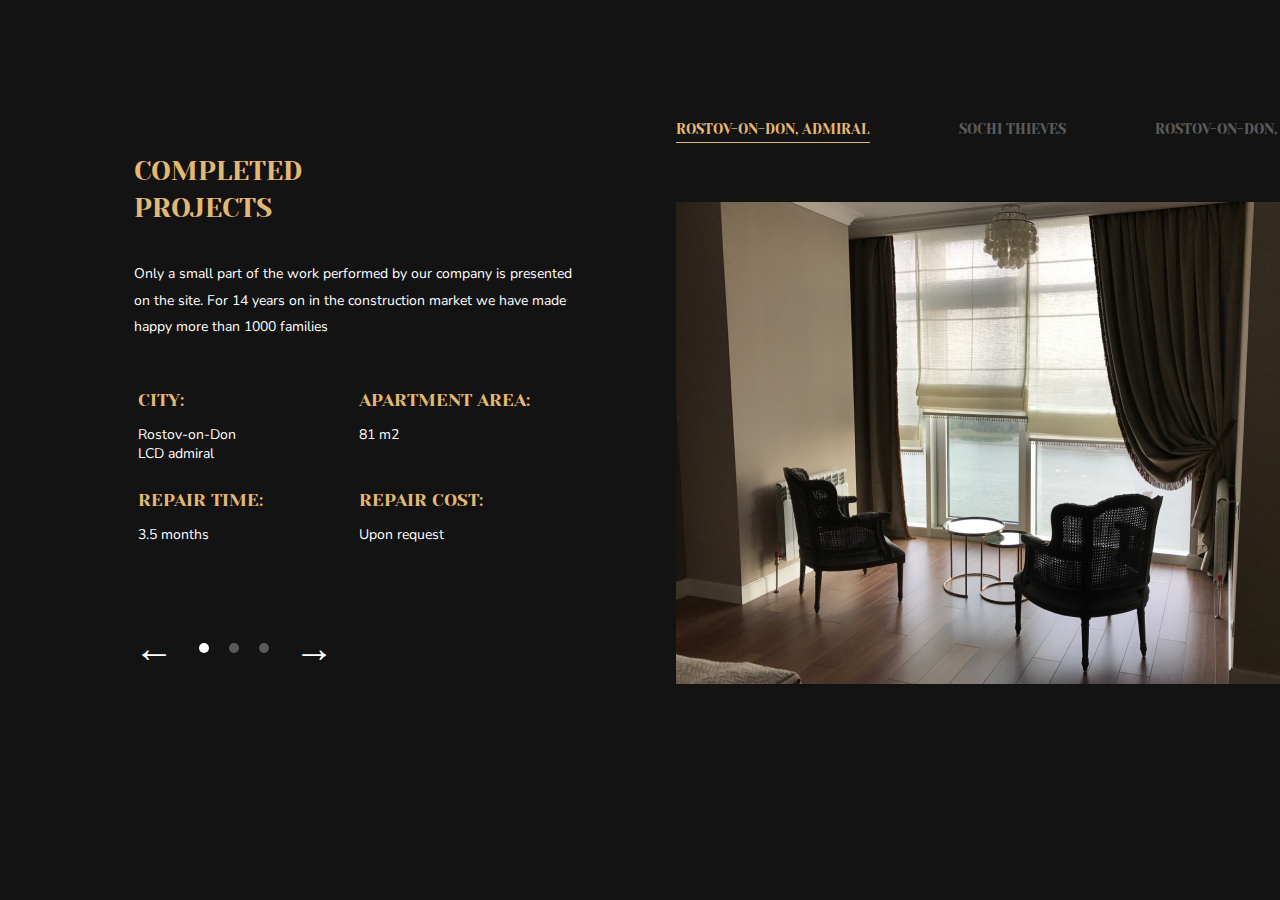
<file: Slider/index.html>
<!DOCTYPE html>
<html lang="en">
    <head>
        <meta charset="UTF-8">
        <title>Slider</title>
        <meta name="viewport" content="width=device-width, initial-scale=1.0" />
        <meta http-equiv="X-UA-Compatible" content="ie=edge" />
        <link rel="stylesheet" href="styles.css">
        <link rel="preconnect" href="https://fonts.googleapis.com">
        <link rel="preconnect" href="https://fonts.gstatic.com" crossorigin>
        <link href="https://fonts.googleapis.com/css2?family=Yeseva+One&display=swap" rel="stylesheet">
        <link rel="preconnect" href="https://fonts.googleapis.com">
        <link rel="preconnect" href="https://fonts.gstatic.com" crossorigin>
        <link href="https://fonts.googleapis.com/css2?family=Nunito+Sans:ital,opsz,wght@0,6..12,200..1000;1,6..12,200..1000&display=swap" rel="stylesheet">
    </head>
    <body>
        <main>
            <div class="container">
                <section class="slider">
                    <div class="info">
                        <div class="info__heading">
                            <h1 class="heading-text">Completed projects</h1>
                        </div>
                        <div class="info__text">
                            <p class="text">Only a small part of the work performed by our company is presented on the site. For 14 years on in the construction 
                                market we have made happy more than 1000 families</p>
                        </div>
                        <div class="info__topics">
                            <div class="topics-container">
                                <div class="topic city">
                                    <h2 class="topic__heading">City:</h2>
                                </div>
                                <div class="topic repair-time">
                                    <h2 class="topic__heading">Repair time:</h2>
                                    <div class="topic__text repair-time"></div>
                                </div>
                            </div>
                            <div class="topics-container">
                                <div class="topic apartment-area">
                                    <h2 class="topic__heading">Apartment area:</h2>
                                    <div class="topic__text apartment-area"></div>
                                </div>
                                <div class="topic repair-cost">
                                    <h2 class="topic__heading">Repair cost:</h2>
                                    <div class="topic__text repair-cost"></div>
                                </div>
                            </div>
                        </div>
                        <div class="navigator">
                            <div class="navigator__arrow left">&#8592;</div>
                            <div class="navigator__dots"></div>
                            <div class="navigator__arrow right">&#8594;</div>
                        </div>
                    </div>
                    <div class="images-block">
                        <div class="links"></div>
                        <div class="images"></div>
                    </div>
                </section>
                
            </div>
        </main>


        <script src="script.js"></script>
    </body>
</html>
</file>
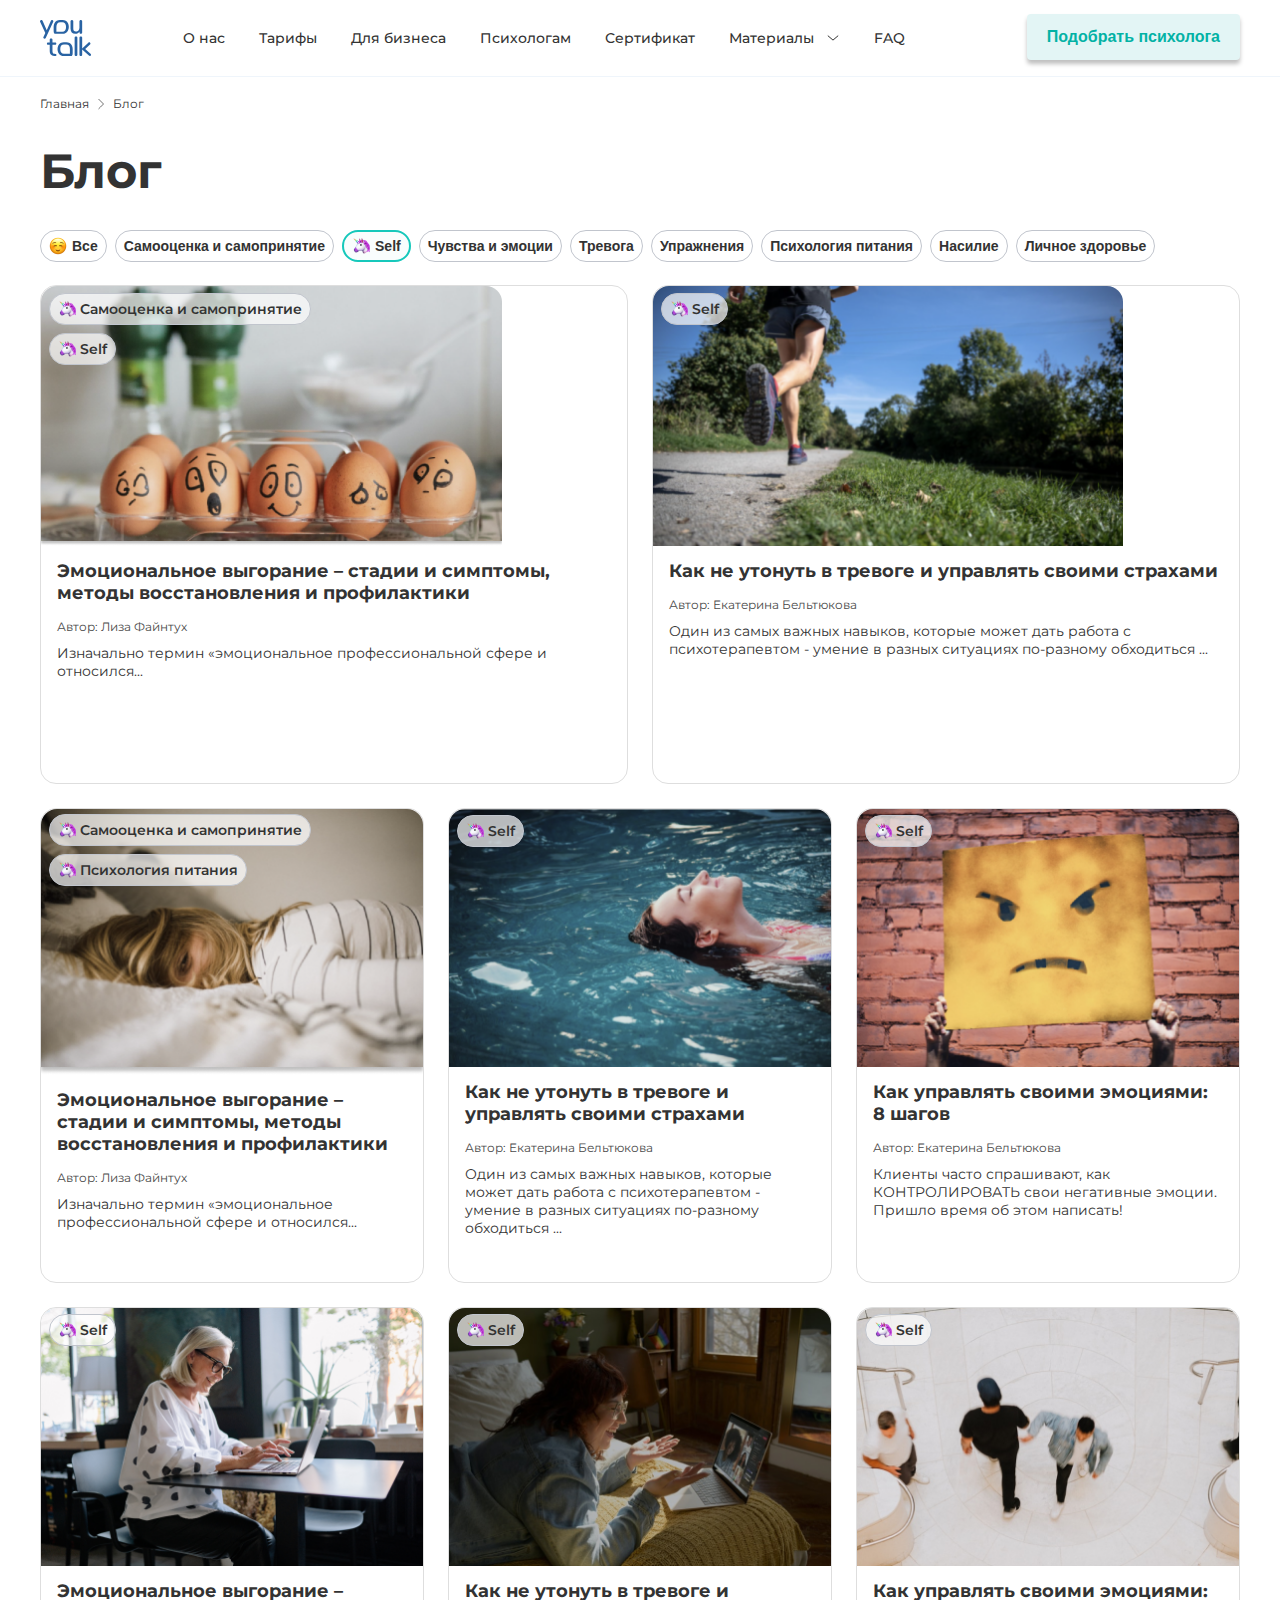
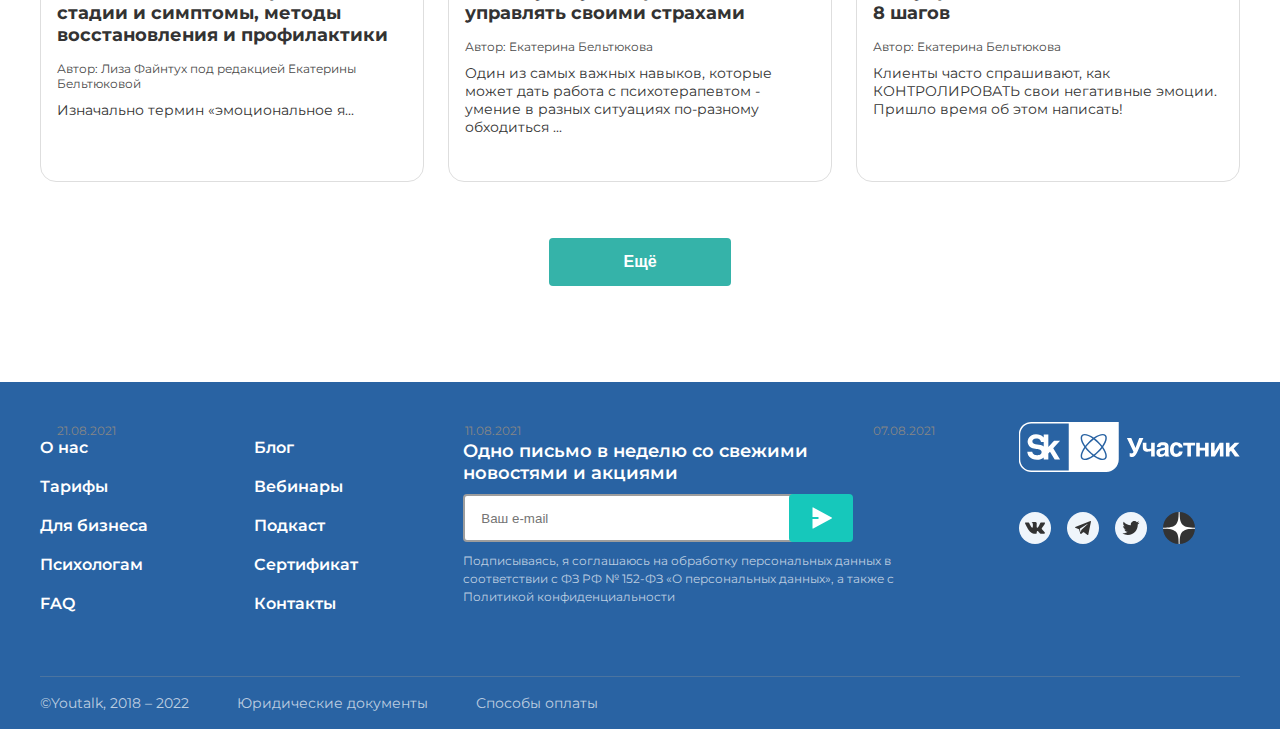
<file: Youtalk/index.html>
<!DOCTYPE html>
<html lang="ru">
    <head>
        <meta charset="UTF-8">
        <meta name="viewport" content="width=device-width, initial-scale=1.0" />
        <meta http-equiv="X-UA-Compatible" content="ie=edge" />
        <link rel="stylesheet" href="style.css">
        <link rel="preconnect" href="https://fonts.googleapis.com">
        <link rel="preconnect" href="https://fonts.gstatic.com" crossorigin>
        <link href="https://fonts.googleapis.com/css2?family=Montserrat:wght@400;500;600;700&display=swap" rel="stylesheet">
        <link rel="stylesheet" href="https://fonts.googleapis.com/css2?family=Material+Symbols+Outlined:opsz,wght,FILL,GRAD@20..48,100..700,0..1,-50..200" />
    </head>
    <body>
        <header>
            <div class="container">
                <div class="header__content">
                    <div class="header__logo">
                        <a href="#"><img src="img/logo.svg" alt="Логотип сайта"></a>
                    </div>
                    <nav>
                        <a href="#" class="nav__link">О нас</a>
                        <a href="#" class="nav__link">Тарифы</a>
                        <a href="#" class="nav__link">Для бизнеса</a>
                        <a href="#" class="nav__link">Психологам</a>
                        <a href="#" class="nav__link">Сертификат</a>
                        <a href="#" class="nav__link">Материалы</a>
                        <a href="#" class="nav__link"><img src="img/arrow.svg" alt="Иконка, чтобы узнать больше" class="nav__arrow"></a>
                        <a href="#" class="nav__link">FAQ</a>
                    </nav>
                    <form action="#"><button class="header__button">Подобрать психолога</button></form>
                    <div class="header__burger">
                        <div class="burger__line"></div>
                        <div class="burger__line"></div>
                        <div class="burger__line"></div>
                    </div>
                </div>
            </div>
        </header>
        <main>
            <div class="container">
                <div class="main-nav">
                    <a  href="#" class="main-nav__link">Главная</a>
                    <img src="img/Vector 60.svg" alt="Иконка, отражающая местонахождение на сайте" class="main-nav__icon">
                    <a href="#" class="main-nav__link">Блог</a>
                </div>
                <section class="blog">
                    <h1 class="blog__header">Блог</h1>
                    <div class="blog__sections">
                        <button class="sections__button sections__button_display_unactive"><img src="img/emoji.svg" alt="Милый смайлик" class="button__icon">Все</button>
                        <button class="sections__button sections__button_display_unactive">Самооценка и самопринятие</button>
                        <button class="sections__button sections__button_display_active"><img src="img/unicorn.svg" alt="Иконка с единорогом" class="button__icon">Self</button>
                        <button class="sections__button sections__button_display_unactive">Чувства и эмоции</button>
                        <button class="sections__button sections__button_display_unactive">Тревога</button>
                        <button class="sections__button sections__button_display_unactive">Упражнения</button>
                        <button class="sections__button sections__button_display_unactive">Психология питания</button>
                        <button class="sections__button sections__button_display_unactive">Насилие</button>
                        <button class="sections__button sections__button_display_unactive">Личное здоровье</button>
                    </div>
                    <section class="articles">
                        <article class="articles__article articles__article_size_big">
                            <div class="article__photo-with-sections-names">
                                <img src="img/article1.png" alt="Фото лотка яиц с нарисованными лицами" class="article__photo article__photo_size_big">
                                <div class="article__section-name article__first-section-name"><img src="img/unicorn.svg" class="article__icon">Самооценка и самопринятие</div>
                                <div class="article__section-name article__second-section-name"><img src="img/unicorn.svg" class="article__icon">Self</div>
                            </div>
                            <div class="article__content">
                                <h2 class="article__header">Эмоциональное выгорание – стадии и симптомы, методы восстановления и профилактики</h2>
                                <p class="article__author">Автор: Лиза Файнтух</p>
                                <p class="article__description">Изначально термин «эмоциональное профессиональной сфере и относился...</p>
                                <p class="article__date article__date_size_big">21.08.2021</p>
                            </div>
                        </article>
                        <article class="articles__article articles__article_size_big">
                            <div class="article__photo-with-sections-names">
                                <img src="img/article2.png" alt="Бегущий на природе человек" class="article__photo article__photo_size_big">
                                <div class="article__section-name article__first-section-name"><img src="img/unicorn.svg" class="article__icon">Self</div>
                            </div>
                            <div class="article__content">
                                <h2 class="article__header">Как не утонуть в тревоге и управлять своими страхами</h2>
                                <p class="article__author">Автор: Екатерина Бельтюкова</p>
                                <p class="article__description">Один из самых важных навыков, которые может дать работа с психотерапевтом - умение в разных ситуациях по-разному обходиться ...</p>
                                <p class="article__date article__date_size_big">11.08.2021</p>
                            </div>
                        </article>
                        <article class="articles__article articles__article_size_small">
                            <div class="article__photo-with-sections-names">
                                <img src="img/article3.png" alt="Лежащая на кровати девушка" class=" article__photo article__photo_size_small">
                                <div class="article__section-name first-small-article__first-section-name_size_small"><img src="img/unicorn.svg" class="article__icon">Самооценка и самопринятие</div>
                                <div class="article__section-name first-small-article__second-section-name_size_small"><img src="img/unicorn.svg" class="article__icon">Психология питания</div>
                            </div>
                            <div class="article__content">
                                <h2 class="article__header">Эмоциональное выгорание – стадии и симптомы, методы восстановления и профилактики</h2>
                                <p class="article__author">Автор: Лиза Файнтух</p>
                                <p class="article__description">Изначально термин «эмоциональное профессиональной сфере и относился...</p>
                                <p class="article__date article__date_size_small">21.08.2021</p>
                            </div>
                        </article>
                        <article class="articles__article articles__article_size_small">
                            <div class="article__photo-with-sections-names">
                                <img src="img/article4.png" alt="Лежащая на воде девушка" class="article__photo article__photo_size_small">
                                <div class="article__section-name article__first-section-name_size_small"><img src="img/unicorn.svg" class="article__icon">Self</div>
                            </div>
                            <div class="article__content">
                                <h2 class="article__header">Как не утонуть в тревоге и управлять своими страхами</h2>
                                <p class="article__author">Автор: Екатерина Бельтюкова</p>
                                <p class="article__description">Один из самых важных навыков, которые может дать работа с психотерапевтом - умение в разных ситуациях по-разному обходиться ...</p>
                                <p class="article__date article__date_size_small">11.08.2021</p>
                            </div>
                        </article>
                        <article class="articles__article articles__article_size_small articles__article_display_none">
                            <div class="article__photo-with-sections-names">
                                <img src="img/article5.png" alt="Руки держат лист бумаги с нарисованным недовольным лицом" class="article__photo article__photo_size_small">
                                <div class="article__section-name article__first-section-name_size_small"><img src="img/unicorn.svg" class="article__icon">Self</div>
                            </div>
                            <div class="article__content">
                                <h2 class="article__header">Как управлять своими эмоциями: 8 шагов</h2>
                                <p class="article__author">Автор: Екатерина Бельтюкова</p>
                                <p class="article__description">Клиенты часто спрашивают, как КОНТРОЛИРОВАТЬ свои негативные эмоции. Пришло время об этом написать!</p>
                                <p class="article__date article__date_size_small">07.08.2021</p>
                            </div>
                        </article>
                        <article class="articles__article articles__article_size_small articles__article_display_none">
                            <div class="article__photo-with-sections-names">
                                <img src="img/article6.png" alt="Женщина сидит в кофейне с ноутбуком" class="article__photo article__photo_size_small">
                                <div class="article__section-name article__first-section-name_size_small"><img src="img/unicorn.svg" class="article__icon">Self</div>
                            </div>
                            <div class="article__content">
                                <h2 class="article__header">Эмоциональное выгорание – стадии и симптомы, методы восстановления и профилактики</h2>
                                <p class="article__author">Автор: Лиза Файнтух под редакцией  Екатерины Бельтюковой</p>
                                <p class="article__description">Изначально термин «эмоциональное я...</p>
                                <p class="article__date article__date_size_small">21.08.2021</p>
                            </div>
                        </article>
                        <article class="articles__article articles__article_size_small articles__article_display_none">
                            <div class="article__photo-with-sections-names">
                                <img src="img/article7.png" alt="Женщина лежит на кровати с ноутбуком" class="article__photo article__photo_size_small">
                                <div class="article__section-name article__first-section-name_size_small"><img src="img/unicorn.svg" class="article__icon">Self</div>
                            </div>
                            <div class="article__content">
                                <h2 class="article__header">Как не утонуть в тревоге и управлять своими страхами</h2>
                                <p class="article__author">Автор: Екатерина Бельтюкова</p>
                                <p class="article__description">Один из самых важных навыков, которые может дать работа с психотерапевтом - умение в разных ситуациях по-разному обходиться ...</p>
                                <p class="article__date article__date_size_small">11.08.2021</p>
                            </div>
                        </article>
                        <article class="articles__article articles__article_size_small articles__article_display_none">
                            <div class="article__photo-with-sections-names">
                                <img src="img/article8.png" alt="Мужчина собирается толкнуть проходящего мимо человека" class="article__photo article__photo_size_small">
                                <div class="article__section-name article__first-section-name_size_small"><img src="img/unicorn.svg" class="article__icon">Self</div>
                            </div>
                            <div class="article__content">
                                <h2 class="article__header">Как управлять своими эмоциями: 8 шагов</h2>
                                <p class="article__author">Автор: Екатерина Бельтюкова</p>
                                <p class="article__description">Клиенты часто спрашивают, как КОНТРОЛИРОВАТЬ свои негативные эмоции. Пришло время об этом написать!</p>
                                <p class="article__date article__date_size_small">07.08.2021</p>
                            </div>
                        </article>
                    </section>
                    <button class="blog__button">Ещё</button>
                </section>
            </div>
        </main>
        <footer class="footer">
            <div class="container">
                <div class="footer-content">
                    <ul class="footer-content__column-links">
                        <li><a href="#" class="column-links__link">О нас</a></li>
                        <li><a href="#" class="column-links__link">Тарифы</a></li>
                        <li><a href="#" class="column-links__link">Для бизнеса</a></li>
                        <li><a href="#" class="column-links__link">Психологам</a></li>
                        <li><a href="#" class="column-links__link">FAQ</a></li>
                    </ul>
                    <ul class="footer-content__column-links">
                        <li><a href="#" class="column-links__link">Блог</a></li>
                        <li><a href="#" class="column-links__link">Вебинары</a></li>
                        <li><a href="#" class="column-links__link">Подкаст</a></li>
                        <li><a href="#" class="column-links__link">Сертификат</a></li>
                        <li><a href="#" class="column-links__link">Контакты</a></li>
                    </ul>
                    <div class="footer-content__form">
                        
                        <form action="#" class="form">
                            <p class="form__header">Одно письмо в неделю со свежими <br>новостями и акциями</p>
                            <div class="form__inputs">
                                <input type="email" id="email" size="30" placeholder="Ваш e-mail" class="form__email">
                                <input type="submit" value="" class="form__button">
                            </div>
                            <p class="form__agreement">Подписываясь, я соглашаюсь на обработку персональных данных в соответствии с ФЗ РФ № 152-ФЗ «О персональных данных», а также с Политикой конфиденциальности</p>
                        </form>
                    </div>
                    <div class="footer-content__icons">
                        <div class="icons__sk">
                            <img src="img/sk.svg" alt="sk логотип">
                            <img src="img/participant.svg" alt="Участник">
                        </div>
                        <div class="icons__sm">
                            <a href="#"><img src="img/vk.svg" alt="Логотип ВКонтакте"></a>
                            <a href="#"><img src="img/tg.svg" alt="Логотип Телеграма"></a>
                            <a href="#"><img src="img/twitter.svg" alt="Логотип Твиттера"></a>
                            <a href="#"><img src="img/dzen.svg" alt="Логотип Дзена"></a>
                        </div>
                    </div>
                </div>
                <div class="footer-line"></div>
                <div class="footer-bottom">
                    <p class="footer-bottom__element">&copy;Youtalk, 2018 – 2022</p>
                    <a href="#" class="footer-bottom__element">Юридические документы</a>
                    <a href="#" class="footer-bottom__element">Способы оплаты</a>
                </div>
            </div>
        </footer>
    </body>
</html>
</file>
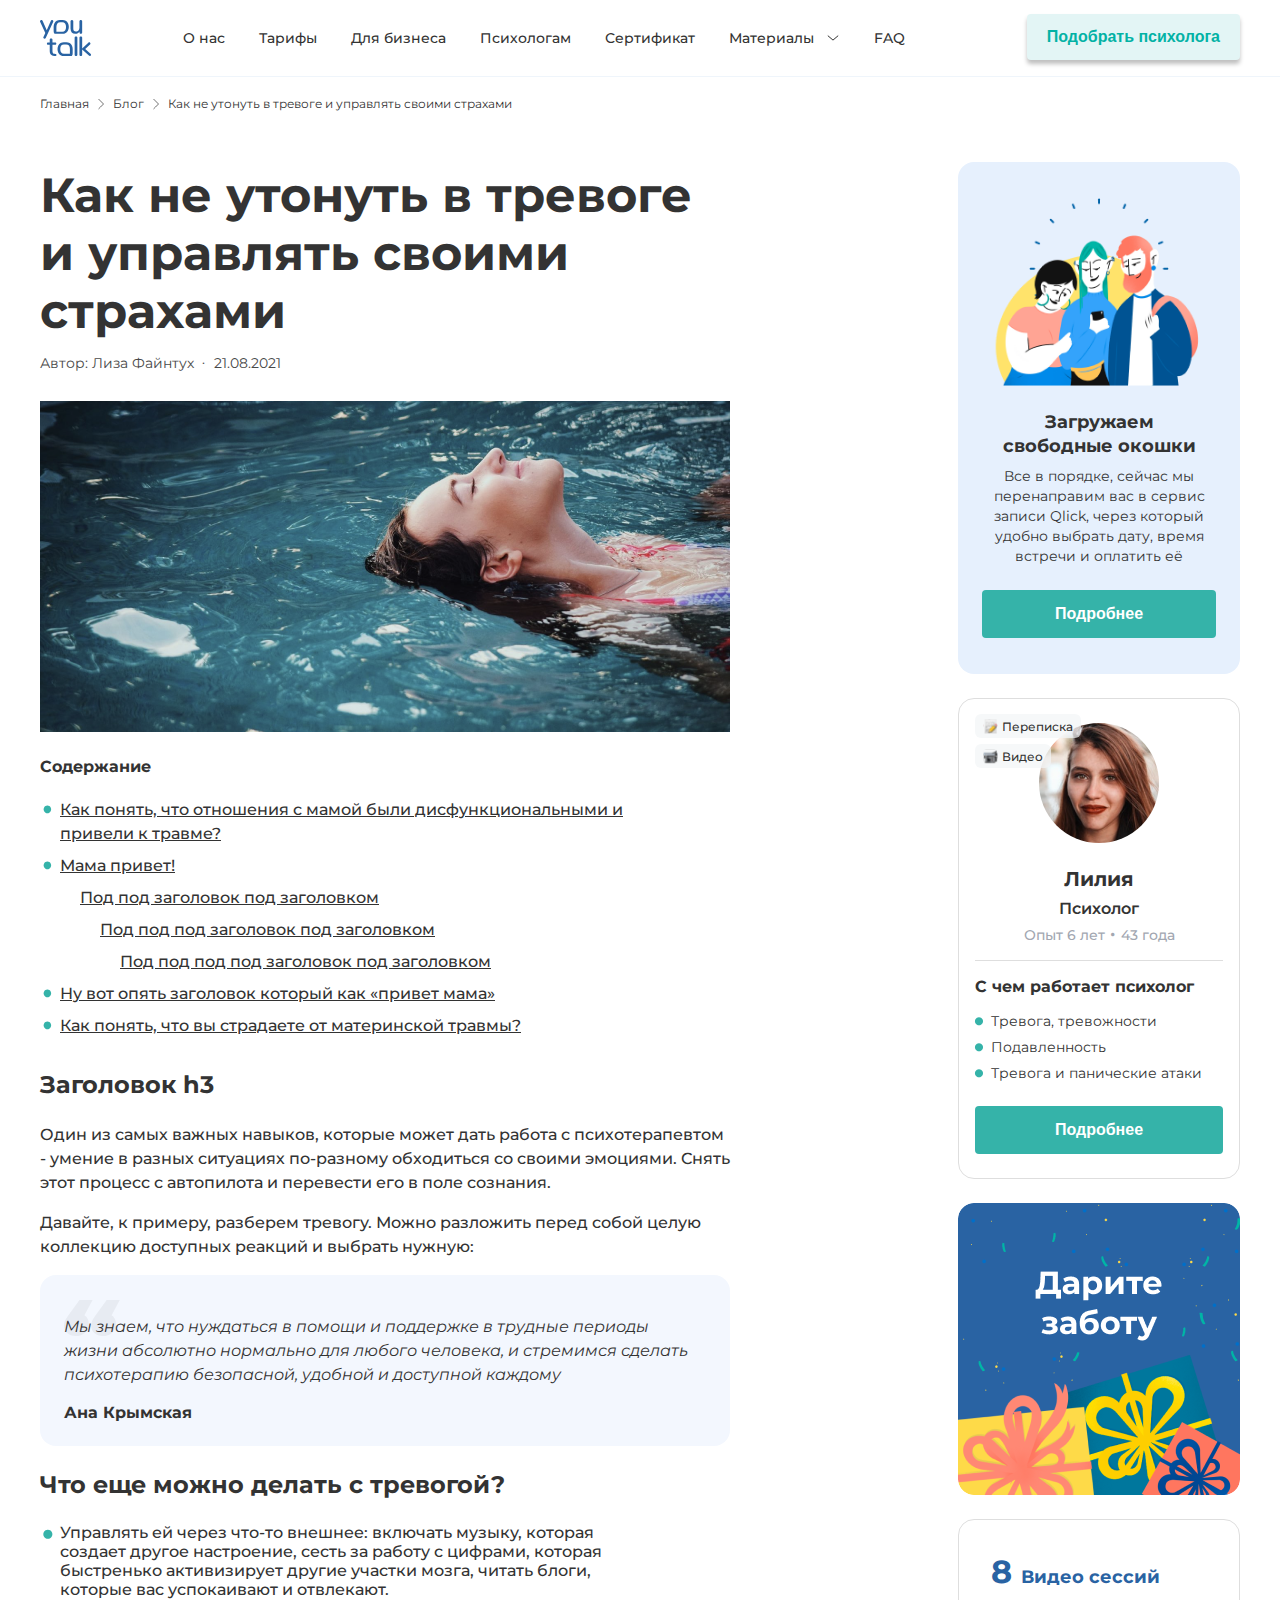
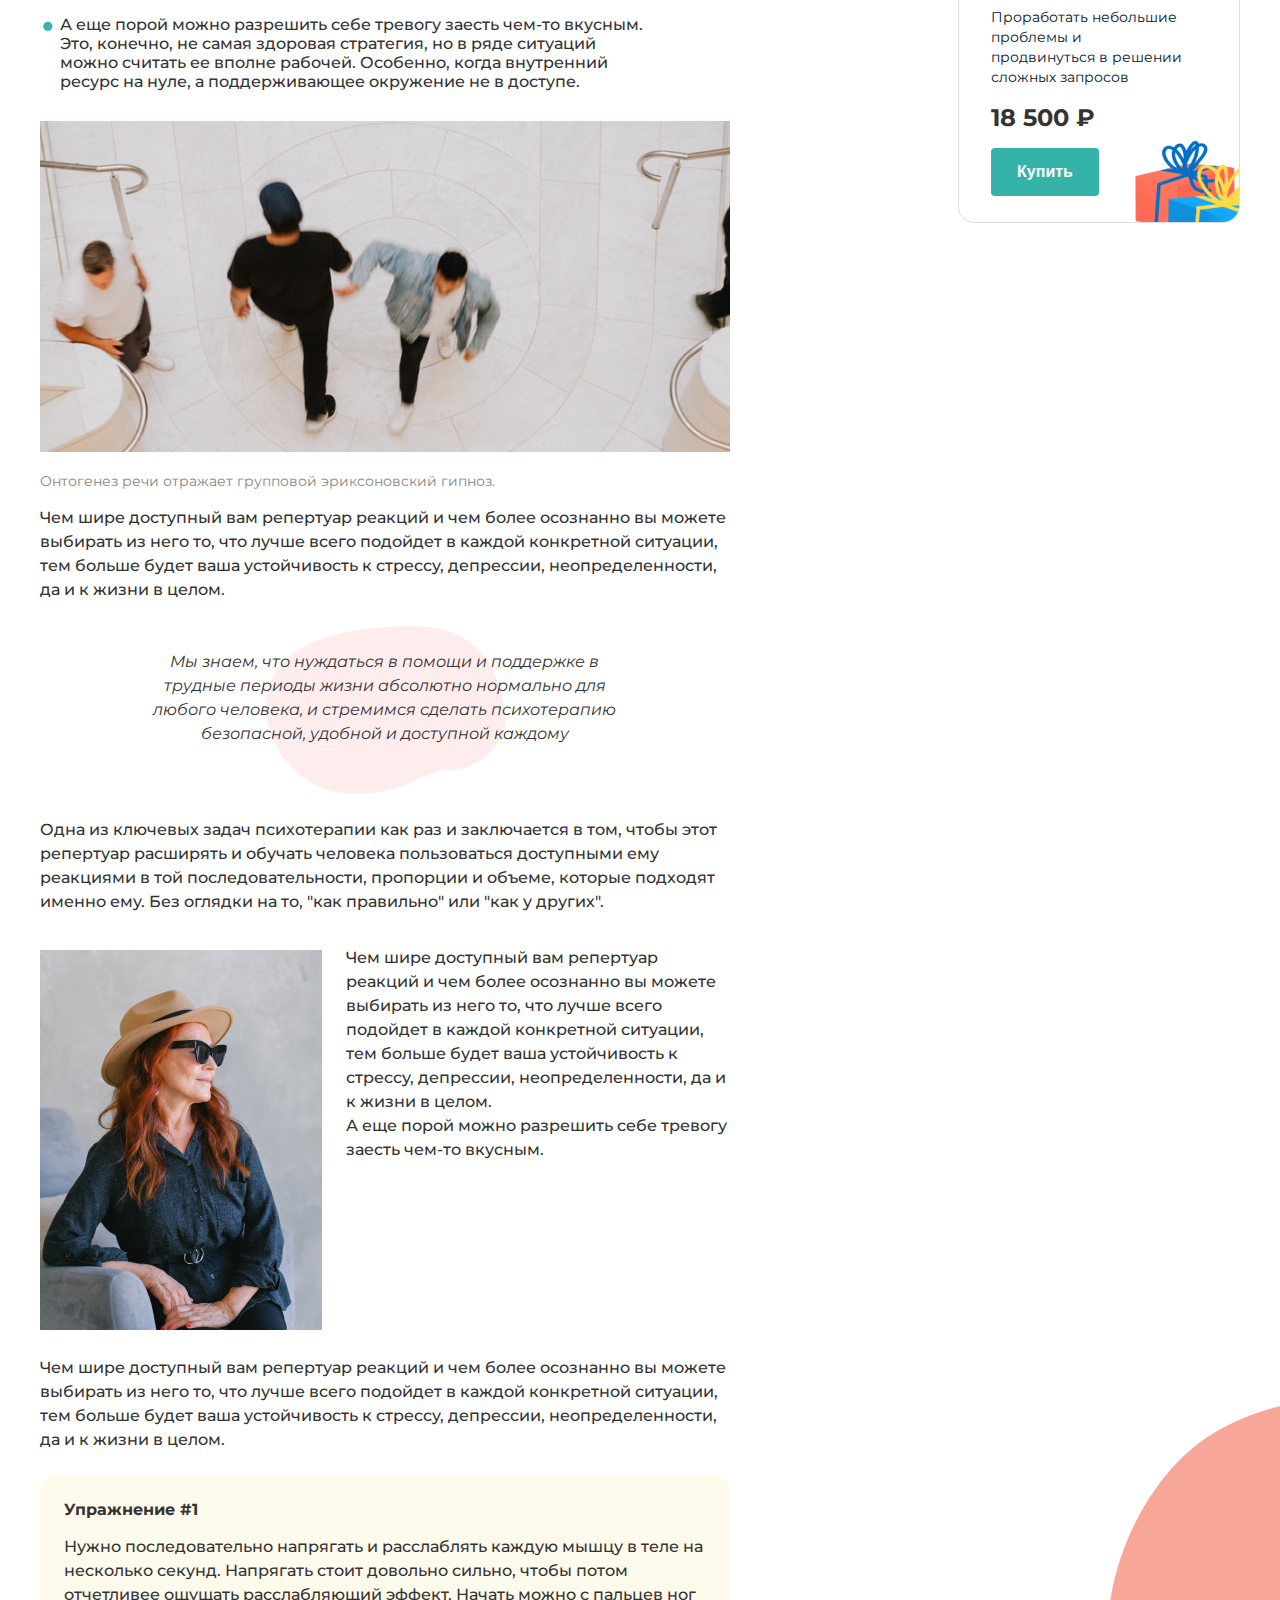
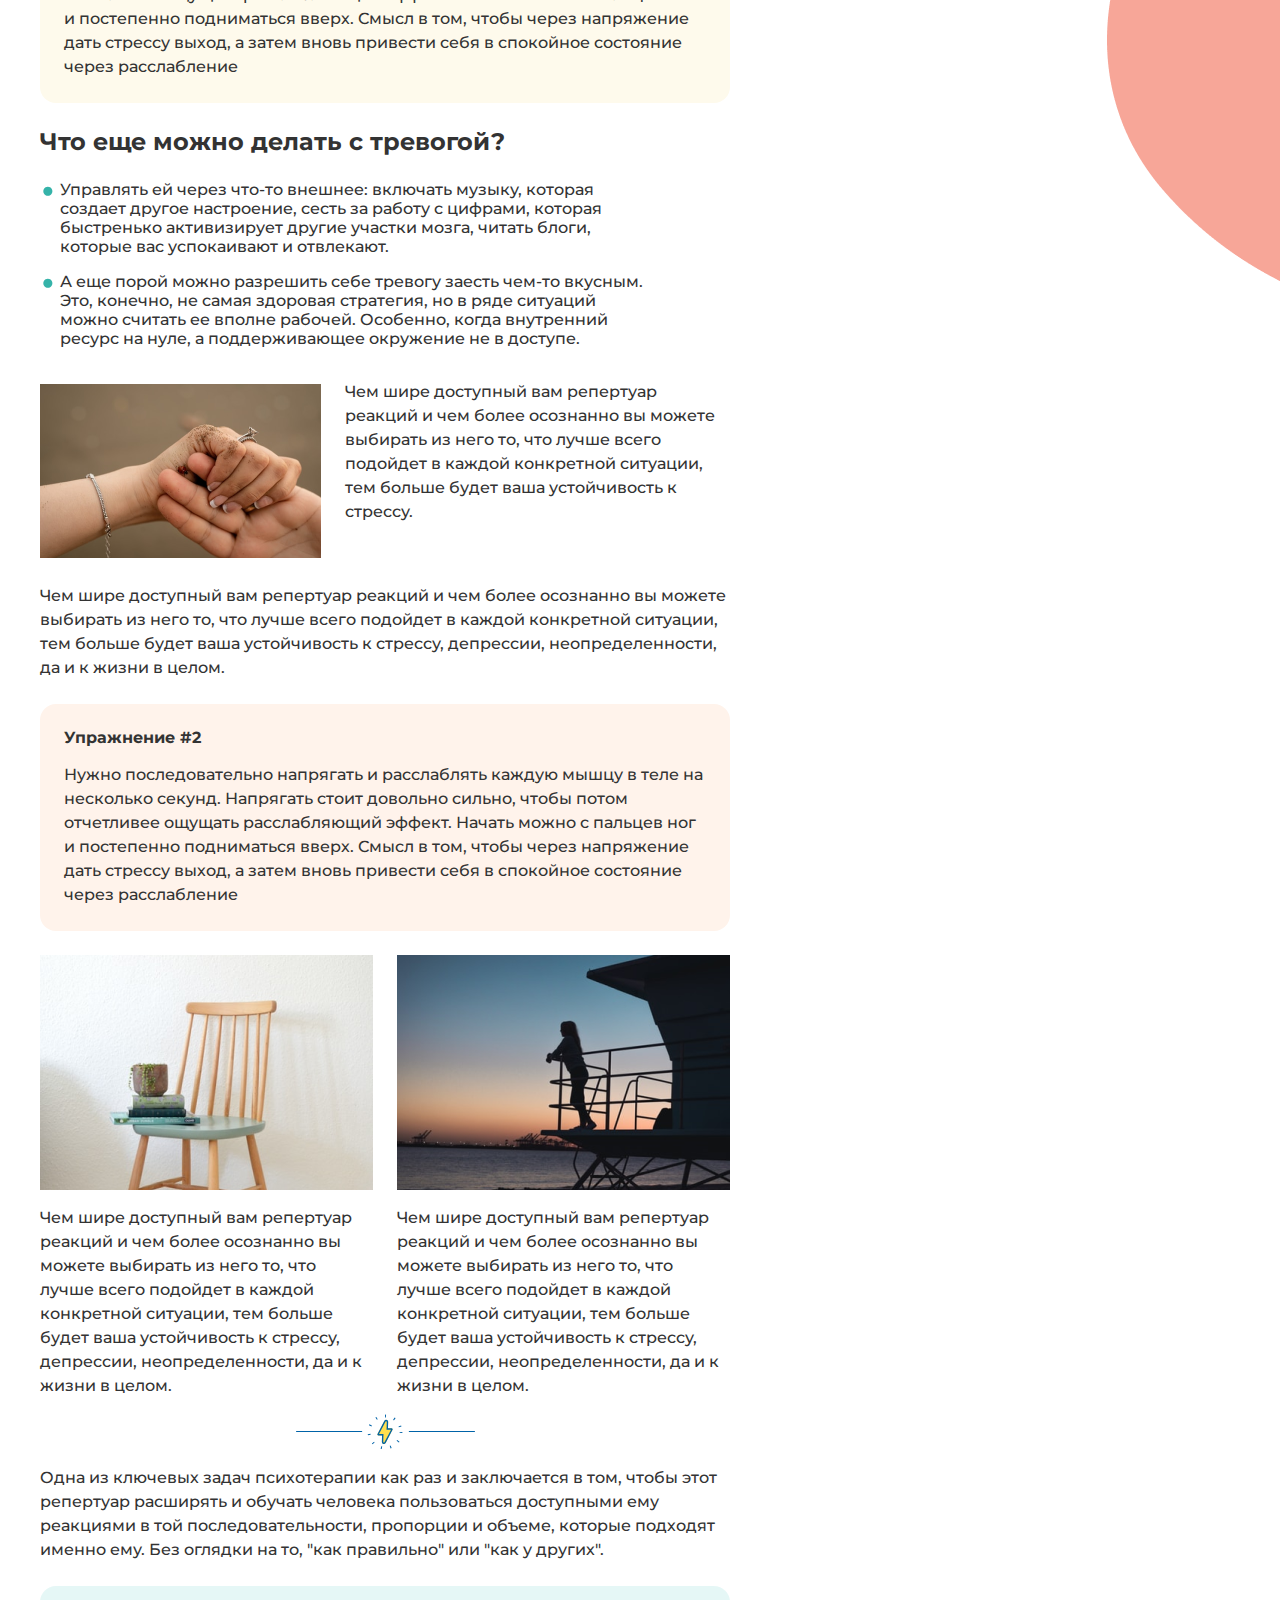
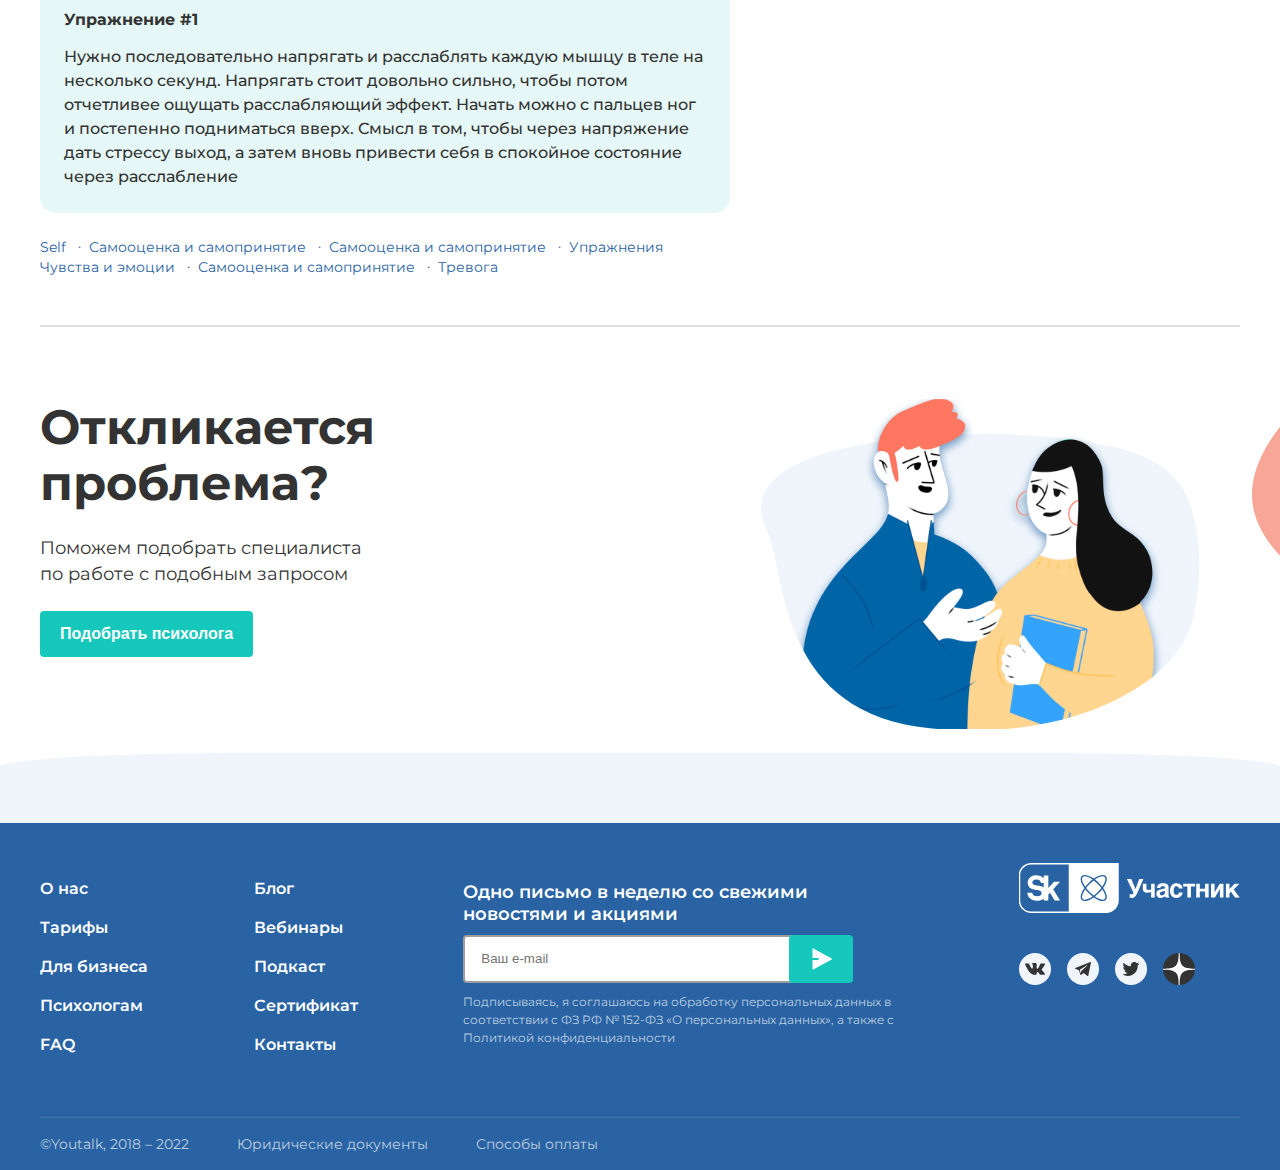
<file: Youtalk/article.html>
<!DOCTYPE html>
<html lang="ru">
    <head>
        <meta charset="UTF-8">
        <meta name="viewport" content="width=device-width, initial-scale=1.0">
        <meta http-equiv="X-UA-Compatible" content="ie=edge">
        <link rel="stylesheet" href="style.css">
        <link rel="preconnect" href="https://fonts.googleapis.com">
        <link rel="preconnect" href="https://fonts.gstatic.com" crossorigin>
        <link href="https://fonts.googleapis.com/css2?family=Montserrat:wght@400;500;600;700&display=swap" rel="stylesheet">
        <link rel="stylesheet" href="https://fonts.googleapis.com/css2?family=Material+Symbols+Outlined:opsz,wght,FILL,GRAD@20..48,100..700,0..1,-50..200">
        <title>Статья</title>
    </head>
    <body>
        <header>
            <div class="container">
                <div class="header__content">
                    <div class="header__logo">
                        <a href="#"><img src="img/logo.svg" alt="Логотип сайта"></a>
                    </div>
                    <nav>
                        <a href="#" class="nav__link">О нас</a>
                        <a href="#" class="nav__link">Тарифы</a>
                        <a href="#" class="nav__link">Для бизнеса</a>
                        <a href="#" class="nav__link">Психологам</a>
                        <a href="#" class="nav__link">Сертификат</a>
                        <a href="#" class="nav__link">Материалы</a>
                        <a href="#" class="nav__link"><img src="img/arrow.svg" alt="Иконка, чтобы узнать больше" class="nav__arrow"></a>
                        <a href="#" class="nav__link">FAQ</a>
                    </nav>
                    <button class="header__button">Подобрать психолога</button>
                    <div class="header__burger">
                        <div class="burger__line"></div>
                        <div class="burger__line"></div>
                        <div class="burger__line"></div>
                    </div>
                </div>
            </div>
        </header>
        <main>
            <div class="container">
                <div class="main-nav">
                    <a  href="#" class="main-nav__link">Главная</a>
                    <img src="img/Vector60.svg" alt="Иконка, отражающая местонахождение на сайте" class="main-nav__icon">
                    <a href="blog.html" target="_blank" class="main-nav__link">Блог</a>
                    <img src="img/Vector60.svg" alt="Иконка, отражающая местонахождение на сайте" class="main-nav__icon">
                    <a href="#" class="main-nav__link">Как не утонуть в тревоге и управлять своими страхами</a>
                </div>
                <div class="main__content">
                    <article class="text-article">
                        <h2 class="text-article__header">Как не утонуть в тревоге и управлять своими страхами</h2>
                        <div class="text-article__info">
                            <p class="info__author">Автор: Лиза Файнтух</p>
                            <p class="info__date">21.08.2021</p>
                            <p class="info__teg">Self</p>
                        </div>
                        <img src="img/article_main.png" alt="Девушка лежит на воде" class="text-article__main-photo">
                        <section class="text-article__content">
                            <h4 class="content__header">Содержание</h4>
                            <ul class="section__list">
                                <li class="content__list-link content__list-link_bullet_color"><a href="#h3" class="list-link__link">Как понять, что отношения с мамой были дисфункциональными и привели к травме?</a></li>
                                <li class="content__list-link content__list-link_bullet_color"><a href="#first-what" class="list-link__link list-link__display_none">Мама привет!</a></li>
                                    <li><ul class="section__list">
                                        <li class="content__list-link"><a href="#" class="list-link__link list-link__display_none">Под под заголовок под заголовком</a></li>
                                        <li><ul class="section__list">
                                                <li class="content__list-link"><a href="#" class="list-link__link list-link__display_none">Под под под заголовок под заголовком</a></li>
                                                <li><ul class="section__list">
                                                        <li class="content__list-link"><a href="#" class="list-link__link list-link__display_none">Под под под под заголовок под заголовком</a></li>
                                                </ul></li>    
                                            </ul></li>
                                        </ul></li>
                                <li class="content__list-link content__list-link_bullet_color"><a href="#second-what" class="list-link__link list-link__display_none">Ну вот опять заголовок который как «привет мама»</a></li>
                                <li class="content__list-link content__list-link_bullet_color"><a href="#" class="list-link__link">Как понять, что вы страдаете от материнской травмы?</a></li>
                            </ul>
                        </section>
                        <section class="text-article_section">
                            <h3 class="section__header" id="h3">Заголовок h3</h3>
                            <p class="section__paragraph">Один из самых важных навыков, которые может дать работа с психотерапевтом - умение в разных ситуациях по-разному обходиться со своими эмоциями.  Снять этот процесс с автопилота и перевести его в поле сознания.</p>
                            <p class="section__paragraph">Давайте, к примеру, разберем тревогу. Можно разложить перед собой целую коллекцию доступных реакций и выбрать нужную:</p>
                            <div class="section__blockquote">
                                <img src="img/quote.svg" alt="Кавычки" class="blockquote__quotation-marks">
                                <blockquote class="blockquote">
                                    <p class="blockquote__text">Мы знаем, что нуждаться в помощи и поддержке в трудные периоды жизни абсолютно нормально для любого человека, и стремимся сделать психотерапию безопасной, удобной и доступной каждому</p>
                                    <cite class="blockquote__author">Ана Крымская</cite>
                                </blockquote>
                            </div>
                        </section>
                        <section class="text-article_section">
                            <h3 class="section__header" id="first-what">Что еще можно делать с тревогой?</h3>
                            <ul class="section__list">
                                <li class="content__list-link_bullet_color section__link">Управлять ей через что-то внешнее: включать музыку, которая создает другое настроение, сесть за работу с цифрами, которая быстренько активизирует другие участки мозга, читать блоги, которые вас успокаивают и отвлекают.</li>
                                <li class="content__list-link_bullet_color section__link">А еще порой можно разрешить себе тревогу заесть чем-то вкусным. Это, конечно, не самая здоровая стратегия, но в ряде ситуаций можно считать ее вполне рабочей. Особенно, когда внутренний ресурс на нуле, а поддерживающее окружение не в доступе.</li>
                            </ul>
                            <figure class="section__photo-block">
                                <img src="img/article-photo1.png" alt="Человек толкает прохожего" class="photo-block__photo">
                                <figcaption class="photo-block__description">Онтогенез речи отражает групповой эриксоновский гипноз.</figcaption>
                              </figure>
                              <p class="section__paragraph">Чем шире доступный вам репертуар реакций и чем более осознанно вы можете выбирать из него то, что лучше всего подойдет в каждой конкретной ситуации, тем больше будет ваша устойчивость к стрессу, депрессии, неопределенности, да и к жизни в целом.</p>
                              <div class="section__main-moment">
                                <p class="main-moment__text">Мы знаем, что нуждаться в помощи и поддержке в трудные периоды жизни абсолютно нормально для любого человека, и стремимся сделать психотерапию безопасной, удобной и доступной каждому</p>
                              </div>
                              <p class="section__paragraph">Одна из ключевых задач психотерапии как раз и заключается в том, чтобы этот репертуар расширять и обучать человека пользоваться доступными ему реакциями в той последовательности, пропорции и объеме, которые подходят именно ему. Без оглядки на то, "как правильно" или "как у других".</p>
                              <div class="section__text-with-photo">
                                <img src="img/article-photo2.png" alt="Женщина в шляпе" class="text-with-photo__photo">
                                <p class="section__paragraph">Чем шире доступный вам репертуар реакций и чем более осознанно вы можете выбирать из него то, что лучше всего подойдет в каждой конкретной ситуации, тем больше будет ваша устойчивость к стрессу, депрессии, неопределенности, да и к жизни в целом.
                                    <br>А еще порой можно разрешить себе тревогу заесть чем-то вкусным.</p>
                              </div>
                              <p class="section__paragraph">Чем шире доступный вам репертуар реакций и чем более осознанно вы можете выбирать из него то, что лучше всего подойдет в каждой конкретной ситуации, тем больше будет ваша устойчивость к стрессу, депрессии, неопределенности, да и к жизни в целом.</p>
                              <div class="section__exercise section__exercise_color_yellow">
                                <h4 class="exercise__header">Упражнение #1</h4>
                                <p class="exercise__text">Нужно последовательно напрягать и расслаблять каждую мышцу в теле на несколько секунд. Напрягать стоит довольно сильно, чтобы потом отчетливее ощущать расслабляющий эффект. Начать можно с пальцев ног и постепенно подниматься вверх. Смысл в том, чтобы через напряжение дать стрессу выход, а затем вновь привести себя в спокойное состояние через расслабление</p>
                              </div>
                        </section>
                        <section class="text-article_section">
                            <h3 class="section__header" id="second-what">Что еще можно делать с тревогой?</h3>
                            <ul class="section__list">
                                <li class="content__list-link_bullet_color section__link">Управлять ей через что-то внешнее: включать музыку, которая создает другое настроение, сесть за работу с цифрами, которая быстренько активизирует другие участки мозга, читать блоги, которые вас успокаивают и отвлекают.</li>
                                <li class="content__list-link_bullet_color section__link">А еще порой можно разрешить себе тревогу заесть чем-то вкусным. Это, конечно, не самая здоровая стратегия, но в ряде ситуаций можно считать ее вполне рабочей. Особенно, когда внутренний ресурс на нуле, а поддерживающее окружение не в доступе.</li>
                            </ul>
                            <div class="section__text-with-photo">
                                <img src="img/article-photo3.png" alt="Две сплетенные руки" class="text-with-photo__photo">
                                <p class="section__paragraph">Чем шире доступный вам репертуар реакций и чем более осознанно вы можете выбирать из него то, что лучше всего подойдет в каждой конкретной ситуации, тем больше будет ваша устойчивость к стрессу.</p>
                            </div>
                            <p class="section__paragraph">Чем шире доступный вам репертуар реакций и чем более осознанно вы можете выбирать из него то, что лучше всего подойдет в каждой конкретной ситуации, тем больше будет ваша устойчивость к стрессу, депрессии, неопределенности, да и к жизни в целом.</p>
                            <div class="section__exercise section__exercise_color_orange">
                                <h4 class="exercise__header">Упражнение #2</h4>
                                <p class="exercise__text">Нужно последовательно напрягать и расслаблять каждую мышцу в теле на несколько секунд. Напрягать стоит довольно сильно, чтобы потом отчетливее ощущать расслабляющий эффект. Начать можно с пальцев ног и постепенно подниматься вверх. Смысл в том, чтобы через напряжение дать стрессу выход, а затем вновь привести себя в спокойное состояние через расслабление</p>
                            </div>
                            <div class="section__big-photo-block">
                                <div class="big-photo-block__column">
                                    <img src="img/article-photo4.png" alt="Книги с цветочным горшком на стуле" class="column__photo">
                                    <p class="section__paragraph">Чем шире доступный вам репертуар реакций и чем более осознанно вы можете выбирать из него то, что лучше всего подойдет в каждой конкретной ситуации, тем больше будет ваша устойчивость к стрессу, депрессии, неопределенности, да и к жизни в целом.</p>
                                 </div>
                                <div class="big-photo-block__column">
                                    <img src="img/article-photo5.png" alt="Девушка стоит на вышке у воды и смотрит на закат" class="column__photo">
                                    <p class="section__paragraph">Чем шире доступный вам репертуар реакций и чем более осознанно вы можете выбирать из него то, что лучше всего подойдет в каждой конкретной ситуации, тем больше будет ваша устойчивость к стрессу, депрессии, неопределенности, да и к жизни в целом.</p>
                                </div>
                            </div>
                              <img src="img/decor.svg" alt="Элемент декора" class="section__decor">
                              <p class="section__paragraph">Одна из ключевых задач психотерапии как раз и заключается в том, чтобы этот репертуар расширять и обучать человека пользоваться доступными ему реакциями в той последовательности, пропорции и объеме, которые подходят именно ему. Без оглядки на то, "как правильно" или "как у других".</p>
                              <div class="section__exercise section__exercise_color_green">
                                <h4 class="exercise__header">Упражнение #1</h4>
                                <p class="exercise__text">Нужно последовательно напрягать и расслаблять каждую мышцу в теле на несколько секунд. Напрягать стоит довольно сильно, чтобы потом отчетливее ощущать расслабляющий эффект. Начать можно с пальцев ног и постепенно подниматься вверх. Смысл в том, чтобы через напряжение дать стрессу выход, а затем вновь привести себя в спокойное состояние через расслабление</p>
                              </div>
                            <div class="text-article__tegs">
                                <a href="#" class="tegs__teg">Self</a>
                                <a href="#" class="tegs__teg tegs__teg_pseudoelement_round">Самооценка и самопринятие</a>
                                <a href="#" class="tegs__teg tegs__teg_pseudoelement_round">Самооценка и самопринятие</a>
                                <a href="#" class="tegs__teg tegs__teg_pseudoelement_round">Упражнения</a>
                                <a href="#" class="tegs__teg">Чувства и эмоции</a>
                                <a href="#" class="tegs__teg tegs__teg_pseudoelement_round">Самооценка и самопринятие</a>
                                <a href="#" class="tegs__teg tegs__teg_pseudoelement_round">Тревога</a>
                            </div>
                        </section>
                    </article>
                    <aside class="aside">
                        <section class="aside__first-long-card">
                            <img src="img/aside1.png" alt="Три человека смотрят в телефон" class="first-long-card__vector-image">
                            <h3 class="first-long-card__header">Загружаем<br> свободные окошки</h3>
                            <p class="first-long-card__text">Все в порядке, сейчас мы перенаправим вас в сервис записи Qlick, через который удобно выбрать дату,  время встречи и оплатить её</p>
                            <button class="card__button card__button_size">Подробнее</button>
                        </section>
                        <section class="aside__second-long-card">
                            <img src="img/aside2.png" alt="Фото психолога" class="second-long-card__image">
                            <div class="second-long-card__ways-of-communication second-long-card__first-way-of-communication">
                                <img class="ways-of-communication__icon" src="img/aside-icon1.svg" alt="Иконка листа бумаги с карандашом">
                                <p class="ways-of-communication__way">Переписка</p>
                            </div>
                            <div class="second-long-card__ways-of-communication second-long-card__second-way-of-communication">
                                <img class="ways-of-communication__icon" src="img/aside-icon2.svg" alt="Иконка видеокамеры">
                                <p class="ways-of-communication__way">Видео</p>
                            </div>
                            <h3 class="second-long-card__header">Лилия</h3>
                            <h4 class="second-long-card__subheader">Психолог</h4>
                            <div class="second-long-card__info">
                                <p class="info__datas info__experience">Опыт 6 лет</p>
                                <p class="info__datas">43 года</p>
                            </div>
                            <div class="second-long-card__line"></div>
                            <h5 class="second-long-card__info-header">С чем работает психолог</h5>
                            <ul class="second-long-card__info-list">
                                <li class="info-list__link">Тревога, тревожности</li>
                                <li class="info-list__link">Подавленность</li>
                                <li class="info-list__link">Тревога и панические атаки</li>
                            </ul>
                            <button class="card__button card__button_size">Подробнее</button>
                        </section>
                        <a href="#"><div class="aside__third-card"></div></a>
                        <section class="aside__fourth-card">
                            <h3 class="fourth-card__header"><span class="header__main-part">8 </span>Видео сессий</h3>
                            <p class="fourth-card__text">Проработать небольшие проблемы и продвинуться в решении сложных запросов</p>
                            <p class="fourth-card__price">18 500 ₽</p>
                            <button class="card__button fourth-card__button_size fourth-card__button_position">Купить</button>
                            <img src="img/aside4.png" alt="Подарок" class="fourth-card__first-present">
                            <img src="img/aside5.png" alt="Подарок" class="fourth-card__second-present">
                        </section>
                    </aside>
                </div>
                <div class="line"></div>
                <section class="suggestion">
                    <div class="suggestion__description">
                        <h2 class="suggestion__header">Откликается проблема?</h2>
                        <p class="suggestion__text">Поможем подобрать специалиста по работе с подобным запросом</p>
                        <button class="suggestion__button">Подобрать психолога</button>
                    </div>
                    <img src="img/suggestion.svg" alt="Нарисованные девушка и парень, общающиеся между собой" class="suggestion__image">
                </section>
            </div>
            <img class="big-round-decor" src="img/big-round.png" alt="Декор страницы">
            <img class="small-round-decor" src="img/small-round.png" alt="Декор страницы">
            <div class="bottom-line"></div>
        </main>
        <footer class="footer">
            <div class="container">
                <div class="footer-content">
                    <ul class="footer-content__column-links">
                        <li><a href="#" class="column-links__link">О нас</a></li>
                        <li><a href="#" class="column-links__link">Тарифы</a></li>
                        <li><a href="#" class="column-links__link">Для бизнеса</a></li>
                        <li><a href="#" class="column-links__link">Психологам</a></li>
                        <li><a href="#" class="column-links__link">FAQ</a></li>
                    </ul>
                    <ul class="footer-content__column-links">
                        <li><a href="#" class="column-links__link">Блог</a></li>
                        <li><a href="#" class="column-links__link">Вебинары</a></li>
                        <li><a href="#" class="column-links__link">Подкаст</a></li>
                        <li><a href="#" class="column-links__link">Сертификат</a></li>
                        <li><a href="#" class="column-links__link">Контакты</a></li>
                    </ul>
                    <div class="footer-content__form">
                        <form action="#" class="form">
                            <p class="form__header">Одно письмо в неделю со свежими <br>новостями и акциями</p>
                            <div class="form__inputs">
                                <input type="email" id="email" size="30" placeholder="Ваш e-mail" class="form__email">
                                <input type="submit" value="" class="form__button">
                            </div>
                            <p class="form__agreement">Подписываясь, я соглашаюсь на обработку персональных данных в соответствии с ФЗ РФ № 152-ФЗ «О персональных данных», а также с Политикой конфиденциальности</p>
                        </form>
                    </div>
                    <div class="footer-content__icons">
                        <div class="icons__sk">
                            <img src="img/sk.svg" alt="sk логотип">
                            <img src="img/participant.svg" alt="Участник">
                        </div>
                        <div class="icons__sm">
                            <a href="#"><img src="img/vk.svg" alt="Логотип ВКонтакте"></a>
                            <a href="#"><img src="img/tg.svg" alt="Логотип Телеграма"></a>
                            <a href="#"><img src="img/twitter.svg" alt="Логотип Твиттера"></a>
                            <a href="#"><img src="img/dzen.svg" alt="Логотип Дзена"></a>
                        </div>
                    </div>
                </div>
                <div class="footer-line"></div>
                <div class="footer-bottom">
                    <p class="footer-bottom__element">&copy;Youtalk, 2018 – 2022</p>
                    <a href="#" class="footer-bottom__element">Юридические документы</a>
                    <a href="#" class="footer-bottom__element">Способы оплаты</a>
                </div>
            </div>
        </footer>
    </body>
</html>
</file>
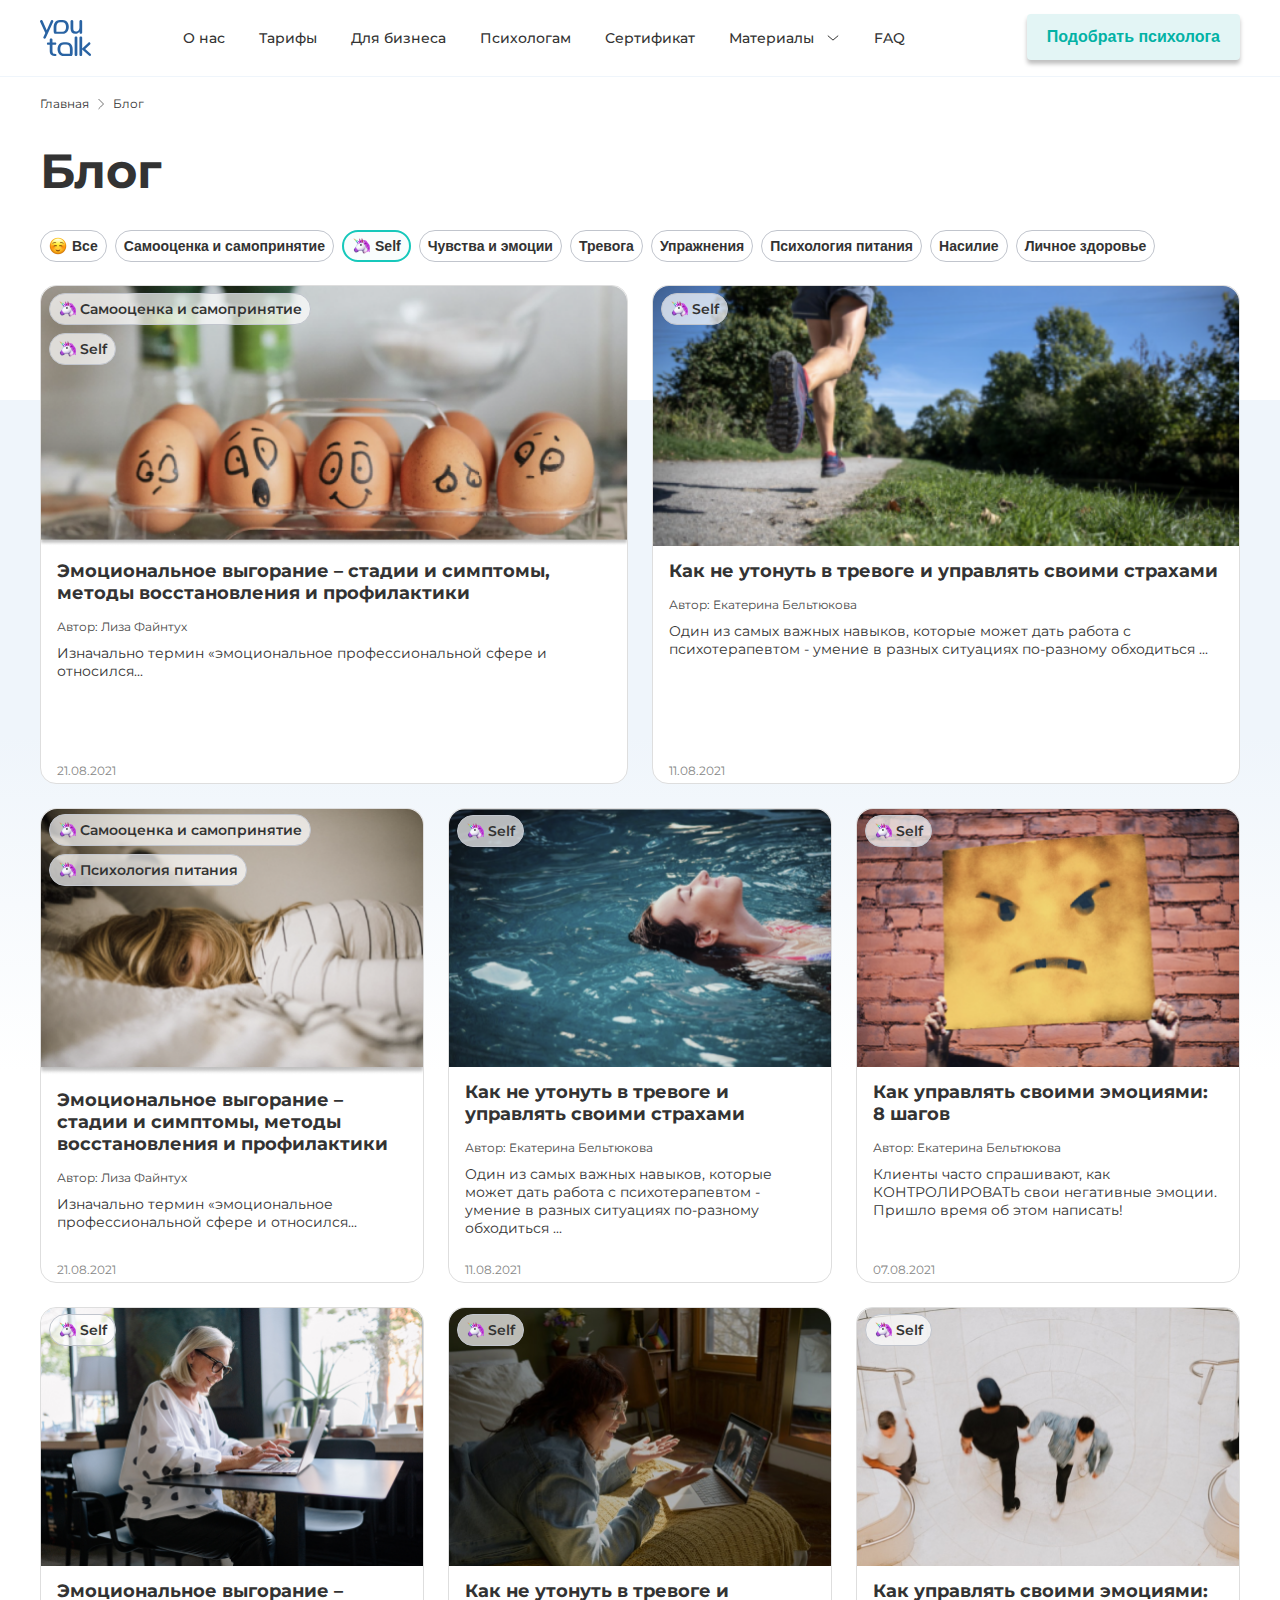
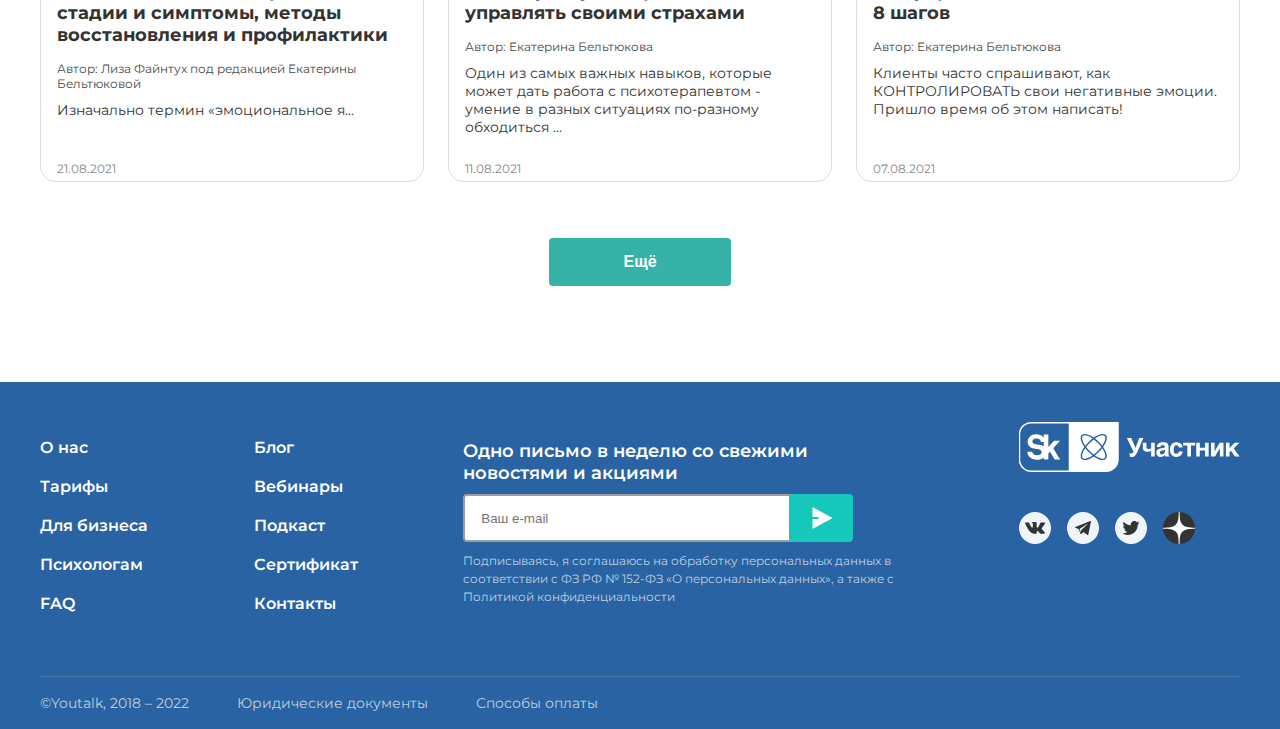
<file: Youtalk/blog.html>
<!DOCTYPE html>
<html lang="ru">
    <head>
        <title>Блог</title>
        <meta charset="UTF-8">
        <meta name="viewport" content="width=device-width, initial-scale=1.0">
        <meta http-equiv="X-UA-Compatible" content="ie=edge">
        <link rel="stylesheet" href="style.css">
        <link rel="preconnect" href="https://fonts.googleapis.com">
        <link rel="preconnect" href="https://fonts.gstatic.com" crossorigin>
        <link href="https://fonts.googleapis.com/css2?family=Montserrat:wght@400;500;600;700&display=swap" rel="stylesheet">
        <link rel="stylesheet" href="https://fonts.googleapis.com/css2?family=Material+Symbols+Outlined:opsz,wght,FILL,GRAD@20..48,100..700,0..1,-50..200">
    </head>
    <body>
        <header>
            <div class="container">
                <div class="header__content">
                    <div class="header__logo">
                        <a href="#"><img src="img/logo.svg" alt="Логотип сайта"></a>
                    </div>
                    <nav>
                        <a href="#" class="nav__link">О нас</a>
                        <a href="#" class="nav__link">Тарифы</a>
                        <a href="#" class="nav__link">Для бизнеса</a>
                        <a href="#" class="nav__link">Психологам</a>
                        <a href="#" class="nav__link">Сертификат</a>
                        <a href="#" class="nav__link">Материалы</a>
                        <a href="#" class="nav__link"><img src="img/arrow.svg" alt="Иконка, чтобы узнать больше" class="nav__arrow"></a>
                        <a href="#" class="nav__link">FAQ</a>
                    </nav>
                    <button class="header__button">Подобрать психолога</button>
                    <div class="header__burger">
                        <div class="burger__line"></div>
                        <div class="burger__line"></div>
                        <div class="burger__line"></div>
                    </div>
                </div>
            </div>
        </header>
        <main>
            <div class="main__gradient"></div>
            <div class="container">
                <div class="main-nav">
                    <a  href="#" class="main-nav__link">Главная</a>
                    <img src="img/Vector60.svg" alt="Иконка, отражающая местонахождение на сайте" class="main-nav__icon">
                    <a href="#" class="main-nav__link">Блог</a>
                </div>
                <section class="blog">
                    <h1 class="blog__header">Блог</h1>
                    <div class="blog__sections">
                        <button class="sections__button sections__button_display_unactive"><img src="img/emoji.svg" alt="Милый смайлик" class="button__icon">Все</button>
                        <button class="sections__button sections__button_display_unactive">Самооценка и самопринятие</button>
                        <button class="sections__button sections__button_display_active"><img src="img/unicorn.svg" alt="Иконка с единорогом" class="button__icon">Self</button>
                        <button class="sections__button sections__button_display_unactive">Чувства и эмоции</button>
                        <button class="sections__button sections__button_display_unactive">Тревога</button>
                        <button class="sections__button sections__button_display_unactive">Упражнения</button>
                        <button class="sections__button sections__button_display_unactive">Психология питания</button>
                        <button class="sections__button sections__button_display_unactive">Насилие</button>
                        <button class="sections__button sections__button_display_unactive">Личное здоровье</button>
                    </div>
                    <div class="articles"> 
                        <article class="articles__article articles__article_size_big">
                            <a href="article.html" class="article__link" target="_blank">
                                <div class="article__content">
                                    <div class="article__photo-with-sections-names">
                                        <img src="img/article1.png" alt="Фото лотка яиц с нарисованными лицами" class="article__photo article__photo_size_big first_article__photo_size_big">
                                        <div class="article__section-name article__first-section-name"><img src="img/unicorn.svg" alt="Изображение единорога" class="article__icon">Самооценка и самопринятие</div>
                                        <div class="article__section-name article__second-section-name"><img src="img/unicorn.svg" alt="Изображение единорога" class="article__icon">Self</div>
                                    </div>
                                    <h2 class="article__header">Эмоциональное выгорание – стадии и симптомы, методы восстановления и профилактики</h2>
                                    <p class="article__author">Автор: Лиза Файнтух</p>
                                    <p class="article__description">Изначально термин «эмоциональное профессиональной сфере и относился...</p>
                                    <p class="article__date article__date_size_big">21.08.2021</p>
                                </div>
                            </a>
                        </article>
                        <article class="articles__article articles__article_size_big">
                            <a href="article.html" class="article__link" target="_blank">
                                <div class="article__content">
                                    <div class="article__photo-with-sections-names">
                                        <img src="img/article2.png" alt="Бегущий на природе человек" class="article__photo article__photo_size_big">
                                        <div class="article__section-name article__first-section-name"><img src="img/unicorn.svg" class="article__icon" alt="Изображение единорога">Self</div>
                                    </div>
                                    <h2 class="article__header">Как не утонуть в тревоге и управлять своими страхами</h2>
                                    <p class="article__author">Автор: Екатерина Бельтюкова</p>
                                    <p class="article__description">Один из самых важных навыков, которые может дать работа с психотерапевтом - умение в разных ситуациях по-разному обходиться ...</p>
                                    <p class="article__date article__date_size_big">11.08.2021</p>
                                </div>
                            </a>
                        </article>
                        <article class="articles__article articles__article_size_small">
                            <a href="article.html" class="article__link" target="_blank">
                                <div class="article__content">
                                    <div class="article__photo-with-sections-names">
                                        <img src="img/article3.png" alt="Лежащая на кровати девушка" class=" article__photo article__photo_size_small">
                                        <div class="article__section-name first-small-article__first-section-name_size_small"><img src="img/unicorn.svg" class="article__icon" alt="Изображение единорога">Самооценка и самопринятие</div>
                                        <div class="article__section-name first-small-article__second-section-name_size_small"><img src="img/unicorn.svg" class="article__icon" alt="Изображение единорога">Психология питания</div>
                                    </div>
                                    <h2 class="article__header">Эмоциональное выгорание – стадии и симптомы, методы восстановления и профилактики</h2>
                                    <p class="article__author">Автор: Лиза Файнтух</p>
                                    <p class="article__description">Изначально термин «эмоциональное профессиональной сфере и относился...</p>
                                    <p class="article__date">21.08.2021</p>
                                </div>
                            </a>
                        </article>
                        <article class="articles__article articles__article_size_small">
                            <a href="article.html" class="article__link" target="_blank">
                                <div class="article__content">
                                    <div class="article__photo-with-sections-names">
                                        <img src="img/article4.png" alt="Лежащая на воде девушка" class="article__photo article__photo_size_small">
                                        <div class="article__section-name article__first-section-name_size_small"><img src="img/unicorn.svg" class="article__icon" alt="Изображение единорога">Self</div>
                                    </div>
                                    <h2 class="article__header">Как не утонуть в тревоге и управлять своими страхами</h2>
                                    <p class="article__author">Автор: Екатерина Бельтюкова</p>
                                    <p class="article__description">Один из самых важных навыков, которые может дать работа с психотерапевтом - умение в разных ситуациях по-разному обходиться ...</p>
                                    <p class="article__date article__date_size_small">11.08.2021</p>
                                </div>
                            </a>
                        </article>
                        <article class="articles__article articles__article_size_small articles__article_display_none">
                            <a href="article.html" class="article__link" target="_blank">
                                <div class="article__content">
                                    <div class="article__photo-with-sections-names">
                                        <img src="img/article5.png" alt="Руки держат лист бумаги с нарисованным недовольным лицом" class="article__photo article__photo_size_small">
                                        <div class="article__section-name article__first-section-name_size_small"><img src="img/unicorn.svg" class="article__icon" alt="Изображение единорога">Self</div>
                                    </div>
                                    <h2 class="article__header">Как управлять своими эмоциями: 8 шагов</h2>
                                    <p class="article__author">Автор: Екатерина Бельтюкова</p>
                                    <p class="article__description">Клиенты часто спрашивают, как КОНТРОЛИРОВАТЬ свои негативные эмоции. Пришло время об этом написать!</p>
                                    <p class="article__date article__date_size_small">07.08.2021</p>
                                </div>
                            </a>
                        </article>
                        <article class="articles__article articles__article_size_small articles__article_display_none">
                            <a href="article.html" class="article__link" target="_blank">
                                <div class="article__content">
                                    <div class="article__photo-with-sections-names">
                                        <img src="img/article6.png" alt="Женщина сидит в кофейне с ноутбуком" class="article__photo article__photo_size_small">
                                        <div class="article__section-name article__first-section-name_size_small"><img src="img/unicorn.svg" class="article__icon" alt="Изображение единорога">Self</div>
                                    </div>
                                    <h2 class="article__header">Эмоциональное выгорание – стадии и симптомы, методы восстановления и профилактики</h2>
                                    <p class="article__author">Автор: Лиза Файнтух под редакцией  Екатерины Бельтюковой</p>
                                    <p class="article__description">Изначально термин «эмоциональное я...</p>
                                    <p class="article__date article__date_size_small">21.08.2021</p>
                                </div>
                            </a>
                        </article>
                        <article class="articles__article articles__article_size_small articles__article_display_none">
                            <a href="article.html" class="article__link" target="_blank">
                                <div class="article__content">
                                    <div class="article__photo-with-sections-names">
                                        <img src="img/article7.png" alt="Женщина лежит на кровати с ноутбуком" class="article__photo article__photo_size_small">
                                        <div class="article__section-name article__first-section-name_size_small"><img src="img/unicorn.svg" class="article__icon" alt="Изображение единорога">Self</div>
                                    </div>
                                    <h2 class="article__header">Как не утонуть в тревоге и управлять своими страхами</h2>
                                    <p class="article__author">Автор: Екатерина Бельтюкова</p>
                                    <p class="article__description">Один из самых важных навыков, которые может дать работа с психотерапевтом - умение в разных ситуациях по-разному обходиться ...</p>
                                    <p class="article__date article__date_size_small">11.08.2021</p>
                                </div>
                            </a>
                        </article>
                        <article class="articles__article articles__article_size_small articles__article_display_none">
                            <a href="article.html" class="article__link" target="_blank">
                                <div class="article__content">
                                    <div class="article__photo-with-sections-names">
                                        <img src="img/article8.png" alt="Мужчина собирается толкнуть проходящего мимо человека" class="article__photo article__photo_size_small">
                                        <div class="article__section-name article__first-section-name_size_small"><img src="img/unicorn.svg" class="article__icon" alt="Изображение единорога">Self</div>
                                    </div>
                                    <h2 class="article__header">Как управлять своими эмоциями: 8 шагов</h2>
                                    <p class="article__author">Автор: Екатерина Бельтюкова</p>
                                    <p class="article__description">Клиенты часто спрашивают, как КОНТРОЛИРОВАТЬ свои негативные эмоции. Пришло время об этом написать!</p>
                                    <p class="article__date article__date_size_small">07.08.2021</p>
                                </div>
                            </a>
                        </article>
                    </div>
                    <button class="blog__button">Ещё</button>
                </section>
            </div>
        </main>
        <footer class="footer">
            <div class="container">
                <div class="footer-content">
                    <ul class="footer-content__column-links">
                        <li><a href="#" class="column-links__link">О нас</a></li>
                        <li><a href="#" class="column-links__link">Тарифы</a></li>
                        <li><a href="#" class="column-links__link">Для бизнеса</a></li>
                        <li><a href="#" class="column-links__link">Психологам</a></li>
                        <li><a href="#" class="column-links__link">FAQ</a></li>
                    </ul>
                    <ul class="footer-content__column-links">
                        <li><a href="#" class="column-links__link">Блог</a></li>
                        <li><a href="#" class="column-links__link">Вебинары</a></li>
                        <li><a href="#" class="column-links__link">Подкаст</a></li>
                        <li><a href="#" class="column-links__link">Сертификат</a></li>
                        <li><a href="#" class="column-links__link">Контакты</a></li>
                    </ul>
                    <div class="footer-content__form">
                        
                        <form action="#" class="form">
                            <p class="form__header">Одно письмо в неделю со свежими <br>новостями и акциями</p>
                            <div class="form__inputs">
                                <input type="email" id="email" size="30" placeholder="Ваш e-mail" class="form__email">
                                <input type="submit" value="" class="form__button">
                            </div>
                            <p class="form__agreement">Подписываясь, я соглашаюсь на обработку персональных данных в соответствии с ФЗ РФ № 152-ФЗ «О персональных данных», а также с Политикой конфиденциальности</p>
                        </form>
                    </div>
                    <div class="footer-content__icons">
                        <div class="icons__sk">
                            <img src="img/sk.svg" alt="sk логотип">
                            <img src="img/participant.svg" alt="Участник">
                        </div>
                        <div class="icons__sm">
                            <a href="#"><img src="img/vk.svg" alt="Логотип ВКонтакте"></a>
                            <a href="#"><img src="img/tg.svg" alt="Логотип Телеграма"></a>
                            <a href="#"><img src="img/twitter.svg" alt="Логотип Твиттера"></a>
                            <a href="#"><img src="img/dzen.svg" alt="Логотип Дзена"></a>
                        </div>
                    </div>
                </div>
                <div class="footer-line"></div>
                <div class="footer-bottom">
                    <p class="footer-bottom__element">&copy;Youtalk, 2018 – 2022</p>
                    <a href="#" class="footer-bottom__element">Юридические документы</a>
                    <a href="#" class="footer-bottom__element">Способы оплаты</a>
                </div>
            </div>
        </footer>
    </body>
</html>
</file>
<file: Slider/styles.css>
body {
    margin: 0;
    font-family: "Yeseva One", serif;
    font-weight: 400;
    font-style: normal;
    background-color: #131313;
    color: #FFFFFF;
    box-sizing: border-box;
}

.container {
    margin: 107px 134px;
}

.slider {
    display: flex;
    flex-direction: row;
    position: relative;
}

.info {
    display: flex;
    flex-direction: column;
    margin-right: 50px;
}

.info__heading {
    width: 253px;
}

.heading-text {
    font-size: 27px;
    text-transform: uppercase;
    line-height: 37.42px;
    color: #E3B873;
    font-weight: 400;
    margin: 45px 0 0 0;
}

.info__text {
    width: 442px;
}

.text {
    font-family: "Nunito Sans", sans-serif;
    font-weight: 400;
    font-size: 14px;
    line-height: 26.73px;
    margin: 34px 0;
}

.info__topics {
    display: flex;
    width: 442px;
    justify-content: space-around;
}

.topics-container {
    display: flex;
    flex-direction: column;
    width: 213px;
}

.topic {
    margin-bottom: 50px;
}

.topic__heading {
    font-size: 18px;
    font-weight: 400;
    color: #E3B873;
    text-transform: uppercase;
}

.topic__text {
    font-family: "Nunito Sans", sans-serif;
    font-weight: 400;
    font-size: 14px;
    opacity: 0%;
    position: absolute;
}

.topic-text__active {
    opacity: 100%;
}

.images-block {
    display: flex;
    flex-direction: column;
    width: 679px;
    margin-left: 50px;
}

.links {
    display: flex;
    justify-content: space-between;
}

.links__link {
    font-weight: 400;
    font-size: 14px;
    text-transform: uppercase;
    cursor: pointer;
    opacity: 30%;
    text-decoration: none;
    color: #FFFFFF;
}

.links__link:hover, .link__active {
    color: #E3B873;
    padding-bottom: 5px;
    border-bottom: solid 1px #E3B873;
    opacity: 100%;
}

.navigator {
    display: flex;
    align-items: center;
    justify-content: space-between;
    width: 200px;
    margin-top: 50px;
}

.navigator__arrow {
    color: #FFFFFF;
    font-size: 40px;
    cursor: pointer;
}

.navigator__dots {
    display: flex;
}

.navigator__dot {
    width: 10px;
    height: 10px;
    border-radius: 50%;
    margin: 0 10px;
    cursor: pointer;
    background-color: #FFFFFF;
    opacity: 30%;
}

.navigator__dot:hover, .dot__active {
    opacity: 100%;
}

.images {
    position: relative;
    width: 679px;
    height: 482px;
    margin-top: 45px;
  }

  .images .image {
    background-size: cover;
    background-position: center center;
    width: 100%;
    height: 100%;
    position: absolute;
    left: 0;
    top: 0;
    opacity: 0;
  }
  
  .images .image.active {
    opacity: 1;
  }
</file>
<file: Youtalk/style.css>
html, body {
      margin: 0;
      padding: 0;
      width: 100%;
      height: 100%; 
}

body {
    font-family: "Montserrat", sans-serif;
    background-color: #FFFFFF;
    min-height: 100%;
    color: #333333;
}

.container {
    width: 1200px;
    margin: 0 auto;
    padding: 0;
}

header {
    height: 76px;
    border-bottom: 1px solid #EFF5FB;
}

.header__content {
    display: flex;
    justify-content: space-between;
    align-items: center;
    padding-top: 14px;
}

.header__logo {
    padding-top: 6px;
}

.nav__link {
    padding-right: 30px;
    text-decoration: none;
    font-size: 14px;
    color: #333333;
    font-weight: 500;
}

.nav__link:hover {
    color: #2963A3;
}


nav a:nth-of-type(6) {
    padding-right: 8px;
}

.nav__arrow {
    align-self: center;
    position: relative;
    top: 2px;
}

.nav__arrow:hover {
    background-color: #2963A3;
}

.header__button {
    background-color: #E3F5F5;
    border: none;
    color: white;
    padding: 14px 20px;
    text-align: center;
    text-decoration: none;
    font-size: 16px;
    border-radius: 4px;
    box-shadow: 0px 4px 4px rgba(0, 0, 0, 0.25);
    color: #03B2A5;
    font-weight: 600;
    align-self: center;
}

.header__button:hover {
    color: #E3F5F5;
    background-color: #03B2A5;
    cursor: pointer;
}

.header__burger {
    display: none;
}

.burger__line {
    height: 2px;
    width: 18px;
    background-color: #03B2A5;
    margin-top: 6px;
    border-radius: 4px;
}

.main__gradient {
    width: 100%;
    height: 672px;
    background: linear-gradient(rgba(239, 245, 251, 1) 50%, rgba(239, 245, 251, 0));
    position: absolute;
    z-index: -1;
    top: 400px;
}

.main-nav {
    margin-top: 16px;
    white-space: nowrap;
    overflow: hidden;
    text-overflow: ellipsis;
}

.main-nav__link {
    font-size: 12px;
    color: #333333;
    text-decoration: none;
}

.main-nav__icon {
    margin: 0 5px;
    position: relative;
    top: 2px;
}

.blog__header {
    font-size: 48px;
    font-weight: bold;
    margin: 30px 0; 
}

.blog__sections {
    display: flex;
    justify-content: flex-start;
    flex-wrap: wrap;
}

.sections__button {
    background-color: #fff;
    color:#333333;
    font-size: 14px;
    font-weight: 600;
    border-radius: 24px;
    border: 1px solid #C1C5CD;
    padding: 6px 8px;
    margin-bottom: 8px;
    margin-right: 8px;
    display: flex;
    align-items: center;
    height: 32px;
    white-space: nowrap;
}

.sections__button_display_unactive:hover {
    color: #fff;
    cursor: pointer;
}

.button__icon {
    margin-right: 5px;
}

.sections__button_display_active {
    background-color: #F9FDFD;
    border: 2px solid #16C8BB;
}

.articles {
    display: flex;
    flex-direction: row;
    justify-content: space-between;
    flex-wrap: wrap;
}

.article__photo-with-sections-names {
    display: inline-block;
    position: relative;
}

.article__photo {
    border-radius: 16px 16px 0 0;
    object-fit: cover;
    width: 100%;
}

.article__photo_size_big {
    height: 260px;
}

.first_article__photo_size_big {
    object-position: center bottom;
}

.articles__article_size_big {
    margin-top: 15px;
    width: 588px;
    height: 499px;
}


.articles__article {
    border-radius: 16px;
    border: 1px solid #DEDEDE;
    box-sizing: border-box;
    background-color: #FFFFFF;
}

.article__section-name {
    border-radius: 24px;
    border: 1px solid #C1C5CD;
    background-color: rgb(255, 255, 255, 0.7);
    padding: 6px 8px;
    display: flex;
    align-items: center;
    color:#333333;
    font-weight: 600;
    font-size: 14px;
    position: absolute;
    left: 8px;
}



.article__link {
    text-decoration: none;
}

.article__first-section-name {
    bottom: 225px;
}

.article__second-section-name {
    bottom: 185px;
}

.article__icon {
    margin-right: 4px;
}

.article__content {
    display: flex;
    flex-direction: column;
    height: 100%;
    
}

.article__header {
    font-weight: bold;
    color: #333333;
    font-size: 18px;
    padding: 0 16px;
    margin: 10px 0;
}

.article__author {
    font-weight: 400;
    font-size: 12px;
    color: #494949;
    padding: 0 16px;
    margin: 5px 0;
}

.article__description {
    font-size: 14px;
    font-weight: 400;
    color: #333333;
    flex-grow: 1;
    padding: 0 16px;
    margin: 5px 0;
    overflow: hidden;
    text-overflow: ellipsis;
}

.article__date {
    font-size: 12px;
    font-weight: 400;
    color: #868686;
    padding: 0 16px;
    margin: 5px 0;
}

.articles__article_size_small {
    margin-top: 24px;
    width: 384px;
    height: 475px;
}

.first-small-article__first-section-name_size_small {
    bottom: 233px;
}

.first-small-article__second-section-name_size_small {
    bottom: 193px;
}

.article__first-section-name_size_small {
    bottom: 224px;
}

.blog__button {
    display: flex;
    width: 182px;
    height: 48px;
    margin: 56px auto 96px auto;
    justify-content: center;
    align-items: center;
    border-radius: 4px;
    background-color: #35B3A9;
    color: #FFFFFF;
    font-weight: bold;
    border: none;
    font-size: 16px;
}

.blog__button:hover {
    background-color: #FFFFFF;
    color: #35B3A9;
    cursor: pointer;
    border: 2px solid #35B3A9;
}

.footer {
    background-color: #2963A3;
}

.footer-content {
    display: flex;
    flex-direction: row;
    justify-content: space-between;
    flex-wrap: wrap;
    padding-top: 40px;
}

.footer-content__column-links {
    list-style: none;
    padding: 0;
}

.column-links__link {
    display: inline-block;
    text-decoration: none;
    color: #FFFFFF;
    font-size: 16px;
    font-weight: 600;
    margin-bottom: 20px;
}

.form {
    display: flex;
    flex-direction: column;
}

.form__header {
    font-size: 18px;
    font-weight: 600;
    color: #FFFFFF;
    margin-bottom: 10px;
    display: inline-block;
}

.form__inputs {
    display: flex;
}

.form__email {
    border-radius: 4px;
    border: none;
    background-color: #FFFFFF;
    width: 336px;
    height: 48px;
    padding-left: 16px;
    box-sizing: border-box;
    border: 2px solid #9D9D9D;
}

.form__button {
    background-image: url("img/icon-for-email.svg");
    background-position: center;
    background-repeat: no-repeat;
    background-color: #16C8BB;
    height: 48px;
    width: 64px;
    border-radius: 4px;
    border: none;
    position: relative;
    right: 10px;
}

.form__button {
    cursor: pointer;
}

.form__agreement {
    display: inline-block;
    max-width: 450px;
    font-size: 12px;
    color: rgba(255, 255, 255, 0.7);
    line-height: 18px;
    margin-top: 10px;
}

.footer-content__icons {
    display: flex;
    flex-direction: column;
    height: 122px;
    justify-content: space-between;
}

.icons__sk {
    display: flex;
    flex-direction: row;
    width: 221px;
    justify-content: space-between;
}

.icons__sm {
    display: flex;
    flex-direction: row;
    align-items: baseline;
    width: 176px;
    justify-content: space-between;
    margin-top: 40px;
}

.footer-line {
    width: 100%;
    height: 1px;
    background-color: rgba(157, 157, 157, 0.3);
    margin-top: 27px;
}

.footer-bottom {
    display: flex;
    flex-direction: row;
    justify-content: flex-start;
    align-items: center;
}

.footer-bottom__element {
    text-decoration: none;
    color: rgba(255, 255, 255, 0.7);
    font-size: 14px;
    margin: 17px 48px 17px 0px;
}

.text-article {
    width: 690px;
}

.text-article__header {
    margin-top: 54px;
    margin-bottom: 0px;
    font-size: 48px;
    font-weight: bold;

}

.text-article__info {
    display: flex;
    flex-direction: row;
    align-items: center;
    box-sizing: border-box;
}

.info__author {
    color: #494949;
    font-size: 14px;
    margin-right: 20px;
    position: relative;
}

.info__author::after {
    content: " \002E";
    position: absolute;
    bottom: 4px;
    margin-left: 8px;
}

.info__teg {
    margin-left: 20px;
    color: #2963A3;
    position: relative;
    display: none;
}

.info__teg::before {
    content: " \002E";
    position: absolute;
    bottom: 4px;
    right: 35px;
    color: #333333;
}

.info__date {
    color: #494949;
    font-size: 14px;
}

.text-article__main-photo {
    width: 100%;
    margin-top: 15px;
}

.content__header {
    font-size: 16px;
    font-weight: bold;
}

.section__list {
    list-style: none;
    width: 588px;
    padding-left: 20px;
}

.content__list-link_bullet_color::before {
    content:"\2022";
      display: block;
      position: relative;
      max-width: 0px;
      max-height: 0px;
      left: -20px;
      top: -23px;
      color: #35B3A9;
      font-size: 50px;
}

.list-link__link {
    color: #333333;
    font-size: 16px;
    font-weight: 500;
    display: inline-block;
    margin-bottom: 8px;
    line-height: 24px;
}

.section__header {
    font-size: 24px;
    font-weight: bold;
}

.section__paragraph {
    font-size: 16px;
    font-weight: 500;
    line-height: 24px;
}

.section__blockquote {
    background-color: #F3F7FE;
    border-radius: 16px;
    padding: 24px;
    position: relative;
    width: 100%;
    box-sizing: border-box;
}

.blockquote__quotation-marks {
    position: absolute;
    left: 24px;
    top: 25px;
}

.blockquote {
    margin: 0;
}

.blockquote__text {
    font-style: italic;
    font-size: 16px;
    line-height: 24px;
}

.blockquote__author {
    font-style: normal;
    font-weight: bold;
    font-size: 16px;
}

.section__link {
    margin-bottom: 16px;
    font-size: 16px;
    font-weight: 500;
}

.section__photo-block {
    margin-top: 30px;
    margin-left: 0;
    width: 100%;
}

.photo-block__photo {
    width: 100%;
    margin-bottom: 16px;
}

.photo-block__description {
    font-size: 14px;
    color: #868686;
}

.section__main-moment {
    max-width: 690px;
    min-height: 168px;
    margin: 24px 0;
    background-image: url(img/main-part-back.svg);
    background-repeat: no-repeat;
    background-position-x: center;
    background-position-y: center;
    
}

.main-moment__text {
    text-align: center;
    display: inline-block;
    width: 485px;
    margin: 24px 102px;
    font-style: italic;
    font-size: 16px;
    line-height: 24px;
}

.section__text-with-photo {
    display: flex;
    flex-direction: row;
}

.text-with-photo__photo {
    margin: 20px 24px 10px 0;
}

.section__exercise {
    width: 100%;
    box-sizing: border-box;
    border-radius: 16px;
    padding: 24px;
    margin: 24px 0;
}

.section__exercise_color_yellow {
    background-color: #FEFAEC;
}

.section__exercise_color_orange {
    background-color: #FFF3EB;
}

.section__exercise_color_green {
    background-color: rgba(3, 178, 165, 0.1);
    
}

.exercise__header {
    margin: 0;
    font-size: 16px;
    font-weight: bold;
}

.exercise__text {
    font-size: 16px;
    font-weight: 500;
    line-height: 24px;
    margin-bottom: 0;
}

.section__big-photo-block {
    display: flex;
    flex-direction: row;
    justify-content: space-between;
}

.big-photo-block__column {
    display: flex;
    flex-direction: column;
    width: 333px;
}

.section__decor {
    max-width: 179px;
    display: block;
    margin: 0 auto;
}

.text-article__tegs {
    margin-bottom: 48px;
    max-width: 670px;
}

.tegs__teg {
    text-decoration: none;
    color: #2963A3;
    font-size: 14px;
    line-height: 20px;
} 

.tegs__teg_pseudoelement_round::before {
    content: " \002E";
    position: relative;
    bottom: 4px;
    margin: 0 8px;
}

.line {
    width: 100%;
    height: 2px;
    background-color: #DEDEDE;
    margin-bottom: 72px;
}

.suggestion {
    display: flex;
    flex-direction: row;
    justify-content: space-between;
}

.suggestion__description {
    display: flex;
    flex-direction: column;
}

.suggestion__header {
    font-size: 48px;
    font-weight: bold;
    line-height: 56px;
    max-width: 349px;
    margin: 0;
}

.suggestion__text {
    max-width: 349px;
    font-size: 18px;
    line-height: 26px;
    margin: 24px 0;
}

.suggestion__button {
    background-color: #16C8BB;
    color: #FFFFFF;
    border: none;
    color: white;
    padding: 14px 20px;
    text-align: center;
    text-decoration: none;
    font-size: 16px;
    border-radius: 4px;
    font-weight: 600;
    align-self: flex-start;
    
}

.suggestion__button:hover {
    background-color: #f1efef;
    color: #16C8BB;
    cursor: pointer;
}

.suggestion__image {
    max-width: 520px;
    margin-bottom: 24px;
}

.bottom-line {
    width: 100%;
    height: 70px;
    background-color: #EFF5FB;
    border-radius: 20% 20% 0 0;
}

.main__content {
    display: flex;
    flex-direction: row;
    justify-content: space-between;
}

.aside {
    width: 282px;
    display: flex;
    flex-direction: column;
    justify-content: flex-start;
}

.aside__first-long-card {
    display: flex;
    flex-direction: column;
    align-items: center;
    justify-content: center;
    width: 100%;
    height: 512px;
    border-radius: 16px;
    padding: 24px;
    margin-top: 50px;
    background-color: #E6F0FD;
    margin-bottom: 24px;
    box-sizing: border-box;
}

.first-long-card__vector-image {
    width: 100%;
}

.first-long-card__header {
    text-align: center;
    font-size: 18px;
    font-weight: bold;
    line-height: 24px;
    margin-top: 24px;
    margin-bottom: 8px;   
}

.first-long-card__text {
    margin: 0;
    text-align: center;
    font-size: 14px;
    line-height: 20px;
    width: 234px;
    margin-bottom: 24px;
}

.card__button {
    background-color: #35B3A9;
    color: #FFFFFF;
    border: none;
    color: white;
    text-align: center;
    text-decoration: none;
    font-size: 16px;
    border-radius: 4px;
    font-weight: bold;
    align-self: center;
    min-height: 48px;
}

.card__button:hover {
    color: #E6F0FD;
    cursor: pointer;
}

.aside__second-long-card {
    width: 100%;
    height: 481px;
    border: 1px solid #DEDEDE;
    padding: 16px;
    border-radius: 16px;
    display: flex;
    flex-direction: column;
    justify-content: center;
    position: relative;
    box-sizing: border-box;
}

.second-long-card__image {
    min-width: 120px;
    border-radius: 50%;
    margin: 0 auto 16px auto;
}

.second-long-card__ways-of-communication {
    display: flex;
    flex-direction: row;
    align-items: center;
    max-height: 24px;
    background-color: rgba(95%, 96%, 97%, 0.7);
    border-radius: 6px;
    padding: 3px 8px;
    position: absolute;
    box-sizing: border-box;
    
}

.second-long-card__first-way-of-communication {
    top: 15px;
}

.second-long-card__second-way-of-communication {
    top: 45px;
}

.ways-of-communication__way {
    margin-left: 4px;
    font-weight: 500;
    font-size: 12px;
}

.second-long-card__header {
    text-align: center;
    font-size: 20px;
    font-weight: bold;
    margin: 8px 0;
}

.second-long-card__subheader {
    text-align: center;
    font-size: 16px;
    font-weight: 600;
    margin: 0;
}

.second-long-card__info {
    display: flex;
    flex-direction: row;
    justify-content: center;
    margin: 0;
    position: relative;
}

.info__datas {
    font-size: 14px;
    font-weight: 500;
    color: #A2A7B1;
    margin: 8px;
}

.info__experience::after {
    content: "\2022";
    font-size: 16px;
    font-weight: 600;
    position: absolute;
    right: 108px;
    bottom: 9px;
}

.second-long-card__line {
    width: 100%;
    height: 1px;
    background-color: #DEDEDE;
    margin: 8px 0;
}

.second-long-card__info-header {
    margin: 0;
    font-size: 16px;
    font-weight: bold;
    margin-top: 8px;
}

.second-long-card__info-list {
    list-style: none;
    padding-left: 16px;
}

.info-list__link {
    margin-bottom: 8px;
    font-size: 14px;
}

.info-list__link::before {
    content:"\2022";
      display: block;
      position: relative;
      max-width: 0px;
      max-height: 0px;
      left: -20px;
      top: -28px;
      color: #35B3A9;
      font-size: 54px;
}

.card__button_size {
    width: 100%;
}

.aside__third-card {
    margin-top: 24px;
    width: 100%;
    height: 292px;
    border-radius: 16px;
    background-image: url(img/aside3.png);
    background-position: center;
}

.aside__fourth-card {
    margin-top: 24px;
    width: 100%;
    height: 304px;
    border: 1px solid #DEDEDE;
    border-radius: 16px;
    box-sizing: border-box;
    padding: 32px;
    position: relative;
}

.fourth-card__header {
    font-size: 18px;
    font-weight: bold;
    color: #2963A3;
    margin: 0;
}

.header__main-part {
    font-size: 32px;
}

.fourth-card__text {
    color: #011632;
    font-size: 14px;
    line-height: 20px;
    margin-top: 16px;
    width: 196px;
}

.fourth-card__price {
    font-size: 24px;
    font-weight: bold;
    margin-top: 16px;
    margin-bottom: 16px;
}
 
.fourth-card__button_size {
    width: 108px;
}

.fourth-card__first-present {
    position: absolute;
    z-index: 2;
    bottom: 0;
    right: 0;
    border-radius: 16px;
}

.fourth-card__second-present {
    position: absolute;
    z-index: 1;
    bottom: 0;
    right: 0;
}

.big-round-decor {
    position: absolute;
    top: 3000px;
    right: 0;
}

.small-round-decor {
    position: absolute;
    top: 5200px;
    right: 0;
}

@media (min-width: 1020px) and (max-width: 1230px) {
    .container {
        width: 960px;
    }

    .nav__link {
        padding-right: 10px;
    }

    .articles__article_size_big {
        width: 468px;
        height: 499px;
    }
    
    .articles__article_size_small {
        width: 304px;
        height: 458px;
    }

    .first-small-article__first-section-name_size_small {
        bottom: 177px;
    }

    .first-small-article__second-section-name_size_small {
        bottom: 137px;
    }
    
    .article__first-section-name_size_small {
        bottom: 171px;
    }

    .article__description {
        line-height: 14px;
    }

    .info__teg {
        display: inline;
    }

    .text-article {
        width: 714px;
        margin-bottom: 71px;
    }

    .aside {
        width: 222px;
    }

    .aside__first-long-card {
        height: 495px;
        padding: 24px 20px;
    }

    .aside__second-long-card {
        height: 530px;
        padding: 24px;
    }

    .info__experience::after {
        right: 70px;
    }

    .second-long-card__line {
        margin: 5px 0;
    }

    .aside__fourth-card {
        padding: 24px;
    }

    .fourth-card__first-present {
        width: 69px;
    }

    .fourth-card__second-present {
        width: 88px;
    }

    .text-article__tegs {
        display: none;
    }

    .line {
        display: none;
    }

    .suggestion {
        display: none;
    }

    .bottom-line {
        display: none;
    }

    .big-round-decor {
        display: none;
    }

    .small-round-decor {
        display: none;
    }

    .list-link__display_none {
        display: none;
    }  
    
    .main__gradient {
        display: none;
    }
}

@media (min-width: 768px) and (max-width: 1019px) {

    .container {
        width: 728px;
    }

    .nav__link {
        display: none;
    }

    .header__button {
        display: none;
    }

    .header__burger {
        display: block;
    }

    .header__burger:hover {
        cursor: pointer;
    }

    .articles__article_size_big {
        width: 100%;
        height: 599px;
    }

    .article__photo {
        height: 404px;
    }

    .article__first-section-name {
        bottom: 365px;
    }
    
    .article__second-section-name {
        bottom: 325px;
    }

    .articles__article_size_small {
        width: 352px;
        height: 446px;
    }

    .article__photo_size_small {
        height: 206px;
    }

    .first-small-article__first-section-name_size_small {
        bottom: 170px;
    }
    
    .first-small-article__second-section-name_size_small {
        bottom: 130px;
    }

    .article__first-section-name_size_small {
        bottom: 170px;
    }

    .article__author {
        margin-top: 0px;
    }

    .article__description {
        line-height: 14px;
    }

    .main__content {
        flex-direction: column;
    }

    .text-article {
        width: 100%;
        margin-bottom: 0;
    }

    .list-link__display_none {
        display: none;
    }

    .section__list {
        width: 98%;
    }

    .text-article__tegs {
        display: none;
    }

    .line {
        display: none;
    }

    .suggestion {
        display: none;
    }

    .bottom-line {
        display: none;
    }

    .big-round-decor {
        display: none;
    }

    .small-round-decor {
        display: none;
    }

    .info__teg {
        display: inline;
    }

    .aside {
        width: 100%;
        flex-direction: row;
        flex-wrap: wrap;
        justify-content: space-around; 
        align-items: flex-start;       
    }

    .aside__first-long-card {
        width: 356px;
        padding: 23px;
        flex-shrink: 0;
        margin-top: 0;
        height: 481px;
    }

    .first-long-card__text {
        width: 100%;
    }

    .first-long-card__vector-image {
        width: 257px;
    }

    .aside__second-long-card {
        width: 356px;
        padding: 24px 52.5px;
        flex-shrink: 0;
        height: 481px;
    }

    .aside__third-card {
        width: 356px;
        height: 242px;
        margin-top: 0;
        margin-bottom: 59px;
    }

    .aside__fourth-card {
        width: 356px;
        height: 242px;
        margin-top: 0;
        margin-bottom: 59px;
        padding: 14px;
    }

    .fourth-card__text {
        width: 100%;
    }

    .main__gradient {
        display: none;
    }
}

@media (min-width: 400px) and (max-width: 767px) {
    .container {
        width: 374px;
    }

    .nav__link {
        display: none;
    }

    .header__button {
        display: none;
    }

    .header__burger {
        display: block;
    }

    .header__burger:hover {
        cursor: pointer;
    }

    .blog__header {
        font-size: 32px;
    }

    .blog__sections {
        flex-wrap: nowrap;
        overflow-x: auto;
    }

    .blog__sections::-webkit-scrollbar {
        display: none;
    }

    .articles {
        justify-content: center;
    }

    .articles__article_size_big {
        width: 374px;
        height: 466px;
    }

    .article__photo {
        height: 206px;
    }

    .article__first-section-name {
        bottom: 170px;
    }
    
    .article__second-section-name {
        bottom: 133px;
    }

    .articles__article_size_small {
        width: 374px;
        height: 466px;
    }

    .article__photo_size_small {
        height: 206px;
    }

    .first-small-article__first-section-name_size_small {
        bottom: 170px;
    }
    
    .first-small-article__second-section-name_size_small {
        bottom: 130px;
    }

    .article__first-section-name_size_small {
        bottom: 170px;
    }

    .article__date_size_big {
        top: 420px;
    }

    .articles__article_display_none {
        display: none;
    }

    .footer-bottom {
        flex-direction: column;
    }

    .form__button {
        width: 48px;
    }

    .main__content {
        flex-direction: column;
    }

    .text-article {
        width: 100%;
        margin-bottom: 0;
    }

    .list-link__display_none {
        display: none;
    }

    .section__list {
        width: 95%;
    }

    .text-article__tegs {
        display: none;
    }

    .line {
        display: none;
    }

    .suggestion {
        display: none;
    }

    .bottom-line {
        display: none;
    }

    .big-round-decor {
        display: none;
    }

    .small-round-decor {
        display: none;
    }

    .info__teg {
        display: inline;
    }

    .aside {
        width: 100%;     
    }

    .aside__first-long-card {
        padding: 23px;
        max-width: 374px;
        align-self: center;
    }

    .first-long-card__text {
        width: 100%;
    }

    .first-long-card__vector-image {
        width: 257px;
    }

    .aside__second-long-card {
        padding: 24px 52.5px;
        max-width: 374px;
        align-self: center;
    }

    .aside__third-card {
        height: 242px;
        max-width: 374px;
        margin: 24px auto 0 auto;
    }

    .aside__fourth-card {
        height: 242px;
        margin-bottom: 59px;
        padding: 14px;
        max-width: 374px;
        align-self: center;
    }

    .fourth-card__text {
        width: 100%;
    }

    .text-article__header {
        font-size: 32px;
        margin-top: 32px;
    }

    .main-moment__text {
        width: 100%;
        margin: 0;
    }

    .section__text-with-photo {
        flex-direction: column;
    }

    .text-with-photo__photo {
        width: 100%;
    }

    .section__big-photo-block {
        flex-direction: column;
    }

    .column__photo {
        width: 100%;
        padding: 0;
        margin: 0;
    }

    .big-photo-block__column {
        width: 100%;
    }

    .main__gradient {
        display: none;
    }
}

@media (max-width: 399px) {
    .container {
        width: 288px;
    }

    .nav__link {
        display: none;
    }

    .header__button {
        display: none;
    }

    .header__burger {
        display: block;
    }

    .header__burger:hover {
        cursor: pointer;
    }

    .blog__header {
        font-size: 32px;
    }

    .blog__sections {
        flex-wrap: nowrap;
        overflow-x: auto;
    }

    .blog__sections::-webkit-scrollbar {
        display: none;
    }

    .articles {
        justify-content: center;
    }

    .articles__article_size_big {
        width: 100%;
        height: 484px;
    }

    .article__photo {
        height: 206px;
    }

    .article__first-section-name {
        bottom: 170px;
    }
    
    .article__second-section-name {
        bottom: 133px;
    }

    .articles__article_size_small {
        width: 100%;
        height: 484px;
    }

    .article__photo_size_small {
        height: 206px;
    }

    .first-small-article__first-section-name_size_small {
        bottom: 170px;
    }
    
    .first-small-article__second-section-name_size_small {
        bottom: 130px;
    }

    .article__first-section-name_size_small {
        bottom: 170px;
    }

    .article__date_size_big {
        top: 420px;
    }

    .articles__article_display_none {
        display: none;
    }

    .footer-bottom {
        flex-direction: column;
    }

    .form__button {
        display: none;
    }

    .form__email {
        width: 90%;
    }

    .main__content {
        flex-direction: column;
    }

    .text-article {
        width: 100%;
        margin-bottom: 0;
    }

    .list-link__display_none {
        display: none;
    }

    .section__list {
        width: 95%;
    }

    .text-article__tegs {
        display: none;
    }

    .line {
        display: none;
    }

    .suggestion {
        display: none;
    }

    .bottom-line {
        display: none;
    }

    .big-round-decor {
        display: none;
    }

    .small-round-decor {
        display: none;
    }

    .info__teg {
        display: inline;
    }

    .aside {
        width: 100%;     
    }

    .aside__first-long-card {
        padding: 23px;
    }

    .first-long-card__text {
        width: 100%;
    }

    .first-long-card__vector-image {
        width: 257px;
    }

    .aside__second-long-card {
        padding: 19px 24px;
    }

    .aside__third-card {
        height: 242px;
    }

    .aside__fourth-card {
        height: 242px;
        margin-bottom: 59px;
        padding: 14px;
    }

    .fourth-card__text {
        width: 100%;
    }

    .main-nav {
        white-space: nowrap;
        overflow: hidden;
        text-overflow: ellipsis;
    }

    .text-article__header {
        font-size: 24px;
        margin-top: 32px;
        margin-bottom: 0px;
    }

    .main-moment__text {
        width: 100%;
        margin: 0;
    }

    .section__text-with-photo {
        flex-direction: column;
    }

    .text-with-photo__photo {
        width: 100%;
    }

    .section__big-photo-block {
        flex-direction: column;
    }

    .column__photo {
        width: 100%;
        padding: 0;
        margin: 0;
    }

    .big-photo-block__column {
        width: 100%;
    }

    .info__author {
        margin-right: 10px;
    }
    
    .info__author::after {
        margin-left: 4px;
    }
    
    .info__teg {
        margin-left: 10px;
    }

    .info__teg::before {
        right: 33px;
    }

    .text-article__main-photo {
        margin-top: 8px;
    }

    .section__header {
        font-size: 18px;
    }

    .main__gradient {
        display: none;
    }
}
</file>
